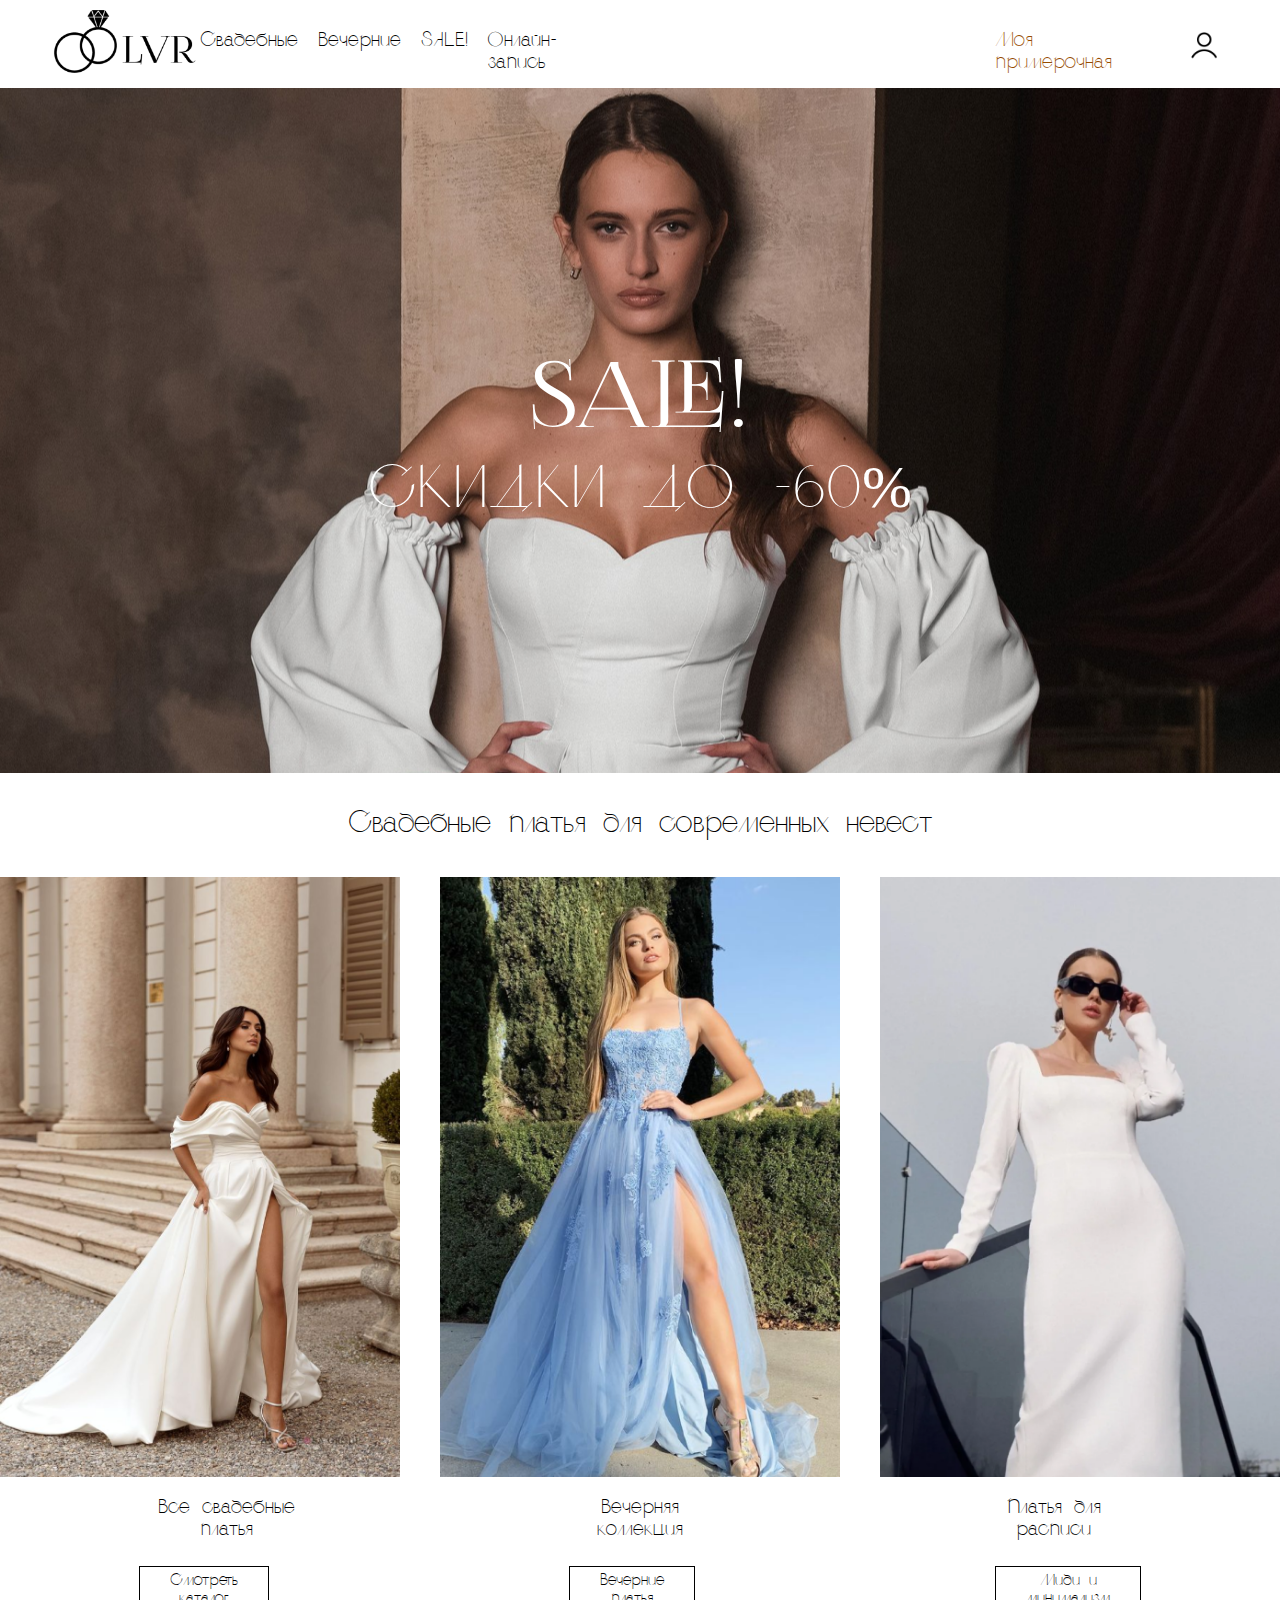
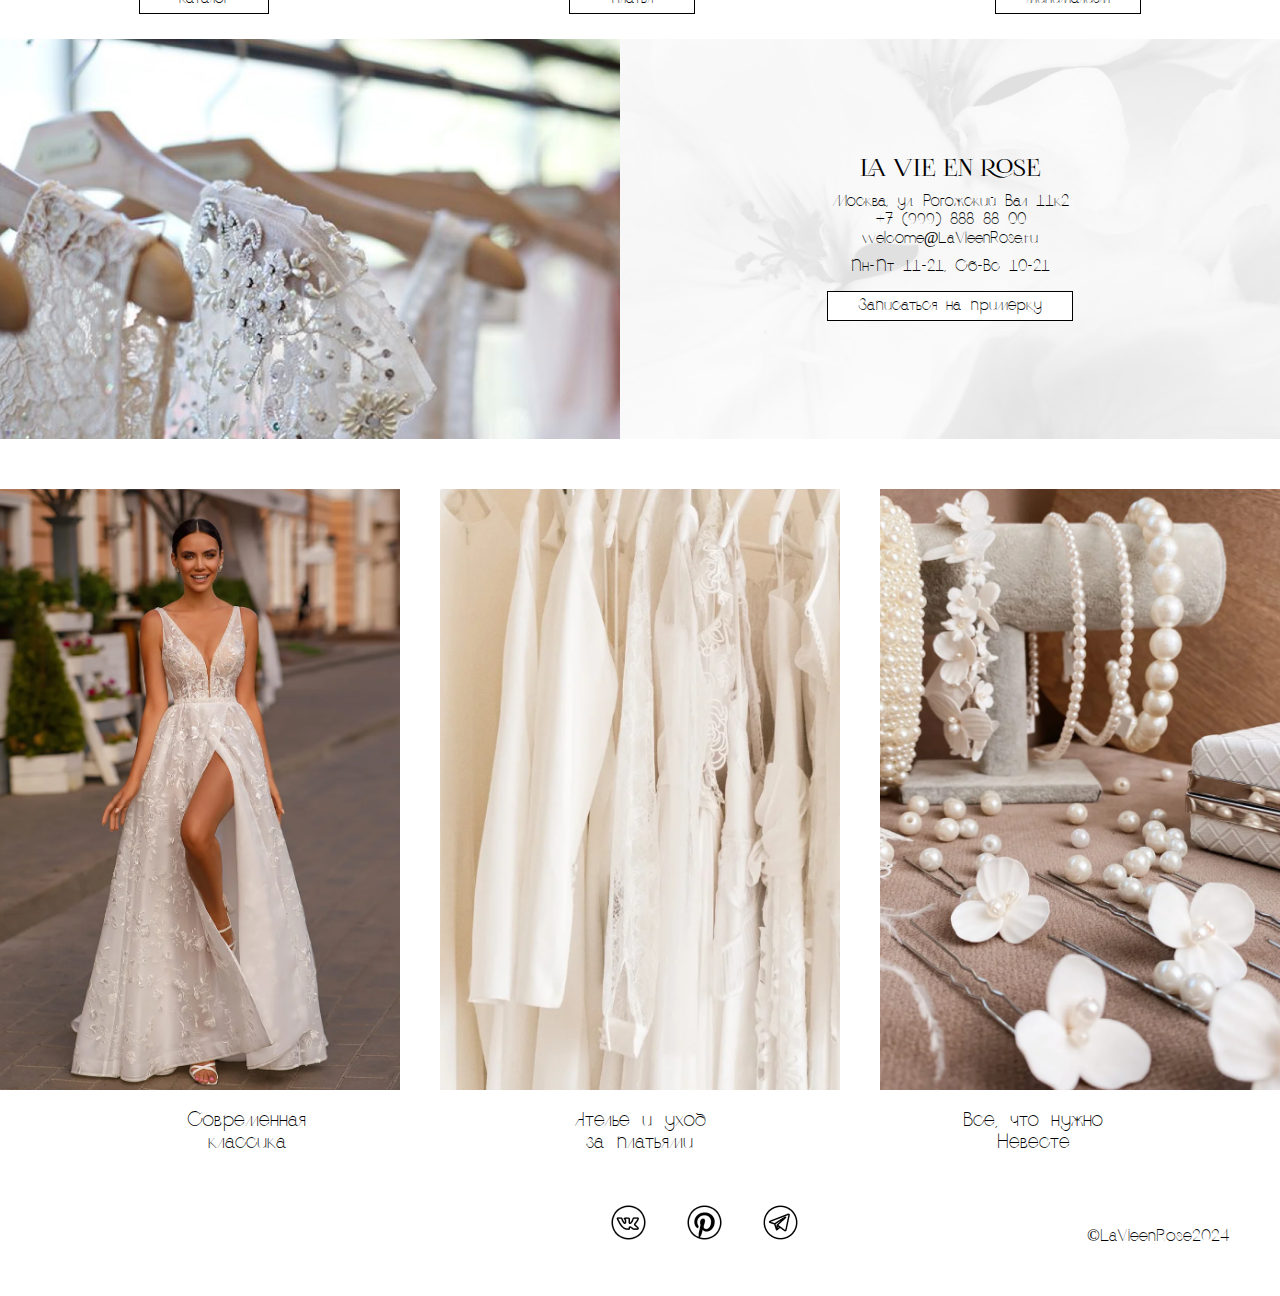
<file: index.html>
<!DOCTYPE html>
<html lang="en">
<head>
    <meta charset="UTF-8">
    <meta name="viewport" content="width=device-width, initial-scale=1.0">
    <title>LaVienRose</title>
    <link rel="stylesheet" href="index.css">
</head>
<body>
    <div class="header">
        <div class="header_logo">
          <img class="header_logo_img" src="img/Логотип.png" alt="Логотип"> 
        </div>
        <div class="header_nav" id="headerNav">
          <a href="svadebniy.html" class="header_nav_a">Свадебные</a>
          <a href="vecherni.html" class="header_nav_a">Вечерние</a>
          <a href="sale.html" class="header_nav_a">SALE!</a>
          <a href="only.html" class="header_nav_a">Онлайн-запись</a>
        </div>
        <div class="header_account">
          <a href="korzina.html" class="header_account_a">Моя примерочная</a>
          <a href="account.html" class="header_icon"></a>
        </div>
        <div class="header_hamburger-menu" onclick="toggleMenu()">
          <span></span>
          <span></span>
          <span></span>
        </div>      
      </div>

      <div class="background">
        <div class="background_titles">
          <div class="background_titles_title">SALE!</div>
          <div class="background_titles_subtitle">СКИДКИ ДО -60%</div>
        </div>
      </div>

      <div class="image">
        <h2 class="image_h2"> Свадебные платья для современных невест</h2>
        <div class="image_cont">
          <img class="image_cont_img" src="img/платье1.png">
          <img class="image_cont_img" src="img/платье2.png">
          <img class="image_cont_img" src="img/платье3.png">
        </div>
        <div class="image_cont">
          <div class="image_cont_text">Все свадебные платья</div>
          <div class="image_cont_text">Вечерняя коллекция</div>
          <div class="image_cont_text">Платья для расписи</div>
        </div>
        <div class="image_cont">
          <a href="svadebniy.html" class="image_cont_button">Смотреть каталог</a>
          <a href="vecherni.html" class="image_cont_button">Вечерние платья</a>
          <a href="zags.html" class="image_cont_button">Миди и минимализм</a>
        </div>
      </div>
      
      <div class="contact">
        <div class="contact_side_l"></div>
        <div class="contact_side">
          <div class="contact_title">LA VIE EN ROSE</div>
          <div class="contact_text">Москва, ул. Рогожский Вал 11к2
            +7 (999) 888 88 00
            welcome@LaVieenRose.ru
            ​</div>
          <div class="contact_text">Пн-Пт 11-21, Сб-Вс 10-21</div>
          <a href="only.html" class="contact_button2">Записаться на примерку</a>
        </div>
      </div>

      <div class="picture">
        <div class="picture_info">
          <img class="picture_info_img" src="img/платье5.png">
          <img class="picture_info_img" src="img/платье6.png">
          <img class="picture_info_img" src="img/платье7.png">
        </div>
        <div class="picture_info">
          <div class="picture_info_text">Современная классика</div>
          <div class="picture_info_text">Ателье и уход за платьями</div>
          <div class="picture_info_text">Все, что нужно Невесте</div>
        </div>

        <footer class="footer">
          <div class="footer_socials">
              <a href="https://vk.com/club226328332" class="footer_socials_link"><img src="img/вк.png"/></a>
              <a href="" class="footer_socials_link"><img src="img/пинтерест.png"/></a>
              <a href="" class="footer_socials_link"><img src="img/телеграмм.png"/></a>
          </div>
          <p class="footer_copyright">©LaVieenRose2024</p>
        </footer>

        <script src="svadebniy.js"></script>
</body>
</html>
</file>
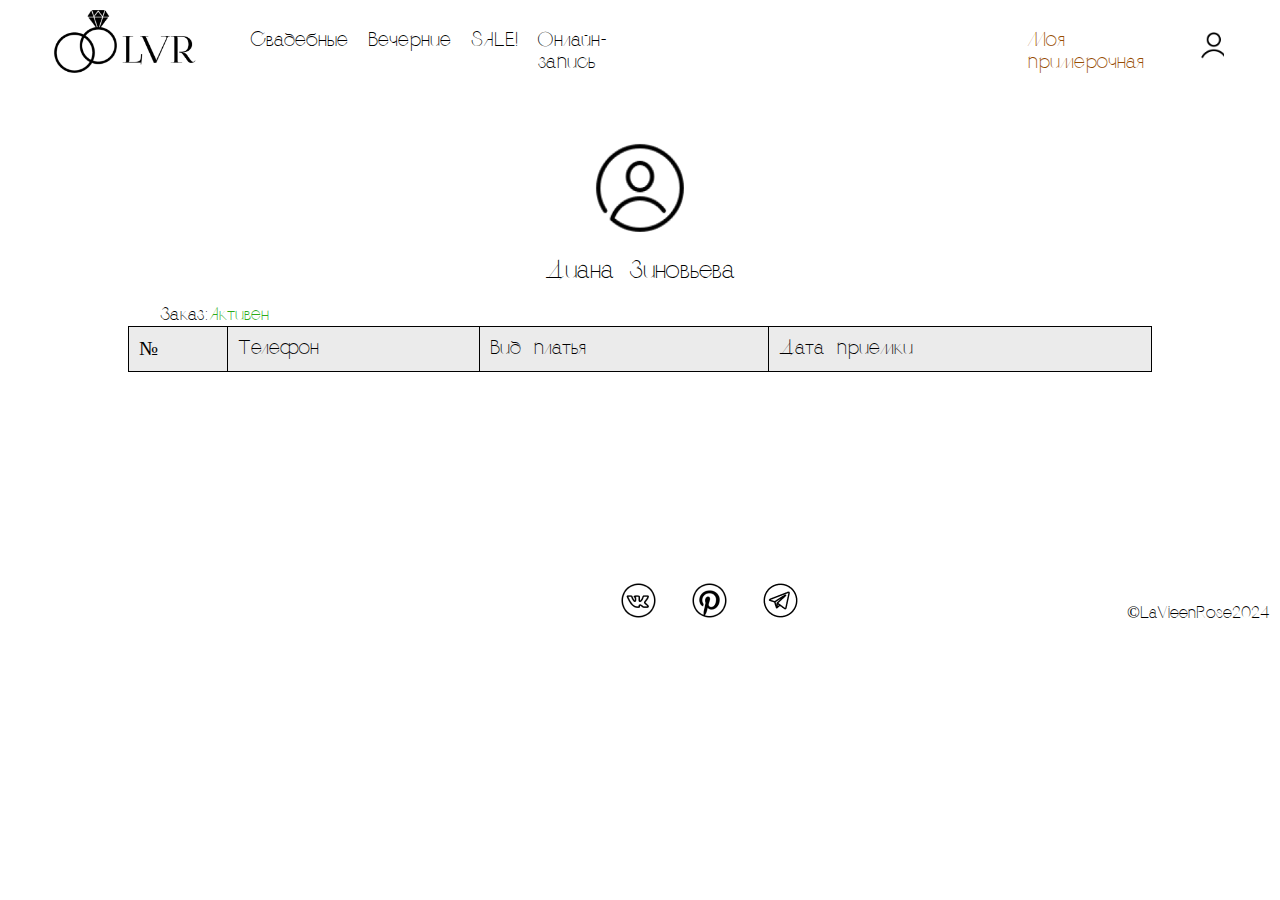
<file: account.html>
<!DOCTYPE html>
<html lang="en">
<head>
    <meta charset="UTF-8">
    <meta name="viewport" content="width=device-width, initial-scale=1.0">
    <title>LaVienRose</title>
    <link rel="stylesheet" href="account.css">
</head>
<body>
    <div class="header">
        <div class="header_logo">
            <a class="header_logo" href="index.html"><img class="header_logo_img" src="img/Логотип.png"> 
        </div>
        <div class="header_nav"id="headerNav">
          <a href="svadebniy.html" class="header_nav_a">Свадебные</a>
          <a href="vecherni.html" class="header_nav_a">Вечерние</a>
          <a href="sale.html" class="header_nav_a">SALE!</a>
          <a href="only.html" class="header_nav_a">Онлайн-запись</a>
        </div>
        <div class="header_account">
          <a href="korzina.html" class="header_account_a">Моя примерочная</a>
          <a href="account.html" class="header_icon"></a>
        </div>  
        <div class="header_hamburger-menu" onclick="toggleMenu()">
          <span></span>
          <span></span>
          <span></span>
        </div>        
      </div>
    <div class="user-icon-container">
    <div class="user-icon">
        <img src="img/иконка.png"/>
    </div>
    <div class="username">Диана Зиновьева</div>
    </div>

      <div class="order-status">
        Заказ:<span class="active-status">Активен</span>
      </div>

      <table class="order-table">
        <tr>
          <th>№</th>
          <th>Телефон</th>
          <th>Вид платья</th>
          <th>Дата приемки</th>
        </tr>
      </table>

      <footer class="footer">
        <div class="footer_socials">
            <a href="" class="footer_socials_link"><img src="img/вк.png"/></a>
            <a href="" class="footer_socials_link"><img src="img/пинтерест.png"/></a>
            <a href="" class="footer_socials_link"><img src="img/телеграмм.png"/></a>
        </div>
        <p class="footer_copyright">©LaVieenRose2024</p>
    </footer>
    <script src="account.js"></script>
  </body>
  </html>
</file>
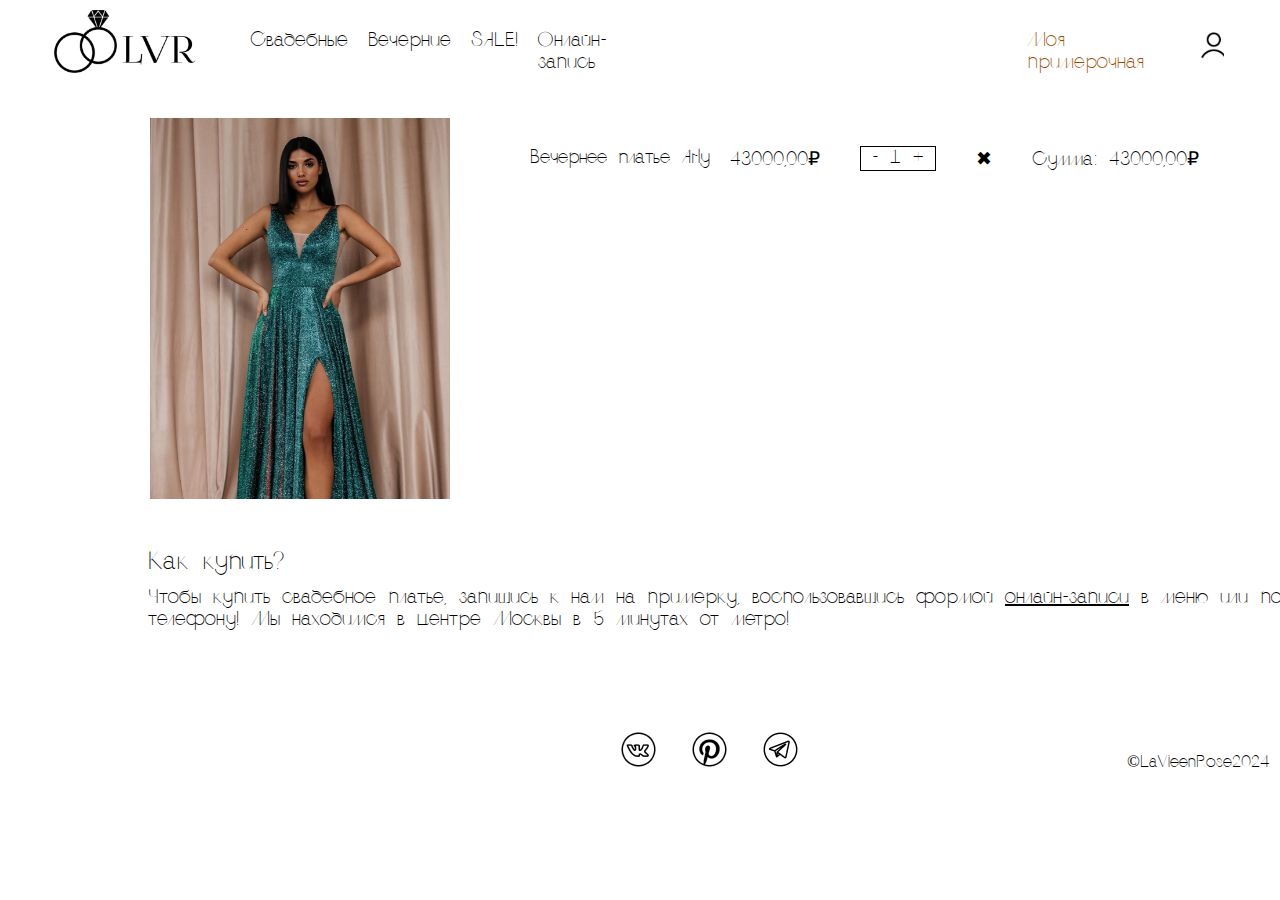
<file: korzina.html>
<!DOCTYPE html>
<html lang="en">
<head>
    <meta charset="UTF-8">
    <meta name="viewport" content="width=device-width, initial-scale=1.0">
    <title>LaVienRose</title>
    <link rel="stylesheet" href="korzina.css">
</head>
<body>
    <div class="header">
        <div class="header_logo">
            <a class="header_logo" href="index.html"><img class="header_logo_img" src="img/Логотип.png"> 
        </div>
        <div class="header_nav" id="headerNav">
          <a href="svadebniy.html" class="header_nav_a">Свадебные</a>
          <a href="vecherni.html" class="header_nav_a">Вечерние</a>
          <a href="sale.html" class="header_nav_a">SALE!</a>
          <a href="only.html" class="header_nav_a">Онлайн-запись</a>
        </div>
        <div class="header_account">
          <a href="korzina.html" class="header_account_a">Моя примерочная</a>
          <a href="account.html" class="header_icon"></a>
        </div>  
        <div class="header_hamburger-menu" onclick="toggleMenu()">
          <span></span>
          <span></span>
          <span></span>
        </div>         
      </div>

      <div class="container">
        <img class="container_image" src="img/корзина.png" >
        <div class="details">
          <div class="details_name">Вечернее платье Arly</div>
          <div class="details_price">43000,00₽</div>
          <div class="quantity-controls">
            <button onclick="changeQuantity(this, -1)">-</button>
            <span class="quantity">1</span>
            <button onclick="changeQuantity(this, 1)">+</button>
          </div>
          <div class="remove-item" onclick="removeItem(this)">✖</div>
          <div class="sum">Сумма: <span class="total-price">43000,00</span>₽</div>
        </div>
      </div>

      <div class="cart">
        <h2 class="cart_summary-title">Как купить? </h2>
        <p class="cart_summary-text">Чтобы купить свадебное платье, запишись к нам на примерку, воспользовавшись формой <a class= "cart_summary-text2" href="only.html">онлайн-записи</a> в меню или по телефону! Мы находимся в центре Москвы в 5 минутах от метро!</p>
      </div>

      <div id="cart">
        
    </div>

            <footer class="footer">
        <div class="footer_socials">
            <a href="" class="footer_socials_link"><img src="img/вк.png"/></a>
            <a href="" class="footer_socials_link"><img src="img/пинтерест.png"/></a>
            <a href="" class="footer_socials_link"><img src="img/телеграмм.png"/></a>
        </div>
        <p class="footer_copyright">©LaVieenRose2024</p>
    </footer>
      
      <script src="korzina.js"></script>
</body>
</html>
</file>
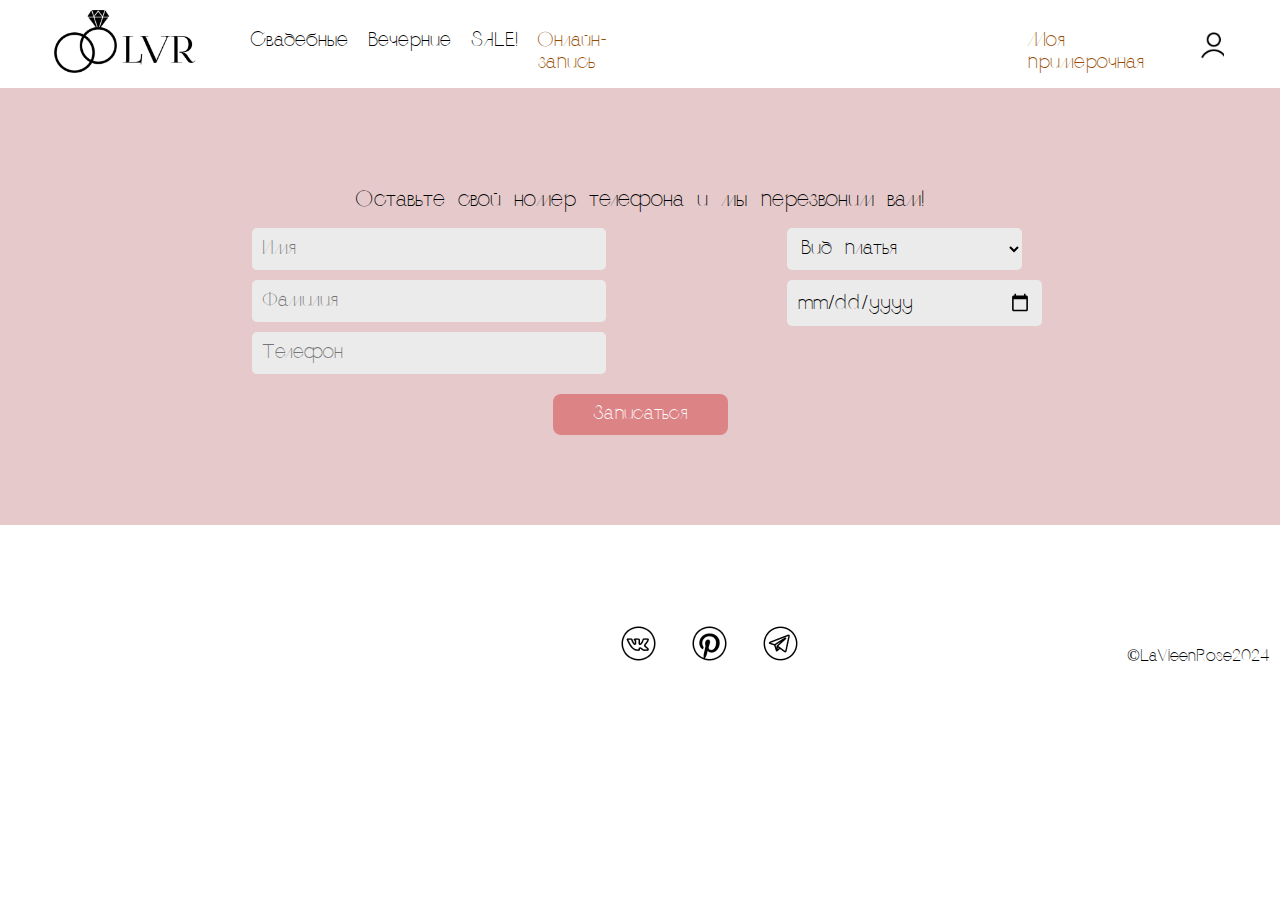
<file: only.html>
<!DOCTYPE html>
<html lang="en">
<head>
    <meta charset="UTF-8">
    <meta name="viewport" content="width=device-width, initial-scale=1.0">
    <title>LaVienRose</title>
    <link rel="stylesheet" href="only.css">
</head>
<body>
    <div class="header">
        <div class="header_logo">
            <a class="header_logo" href="index.html"><img class="header_logo_img" src="img/Логотип.png"> 
        </div>
        <div class="header_nav" id="headerNav">
          <a href="svadebniy.html" class="header_nav_a">Свадебные</a>
          <a href="vecherni.html" class="header_nav_a">Вечерние</a>
          <a href="sale.html" class="header_nav_a">SALE!</a>
          <a href="only.html" class="header_nav_a1">Онлайн-запись</a>
        </div>
        <div class="header_account">
          <a href="korzina.html" class="header_account_a">Моя примерочная</a>
          <a href="account.html" class="header_icon"></a>
        </div>
        <div class="header_hamburger-menu" onclick="toggleMenu()">
          <span></span>
          <span></span>
          <span></span>
        </div>          
      </div>

      <form method="post" action="only.php" accept-charset="UTF-8">
      <div class="pink">
        <p class="pink_text">Оставьте свой номер телефона и мы перезвоним вам!</p>
        <div class="pink_dropdowns">
          <div class="inputs">
            <input type="text" name="name" placeholder="Имя">
            <input type="text" name="surname" placeholder="Фамилия">
            <input type="text" name="phone" placeholder="Телефон">
          </div>
          <div class="dropdowns">
            <select name="dress_type">
              <option>Вид платья</option>
              <option>А-силуэт</option>
              <option>Прямое</option>
            </select>
            <input type="date" name="date">
          </div>
        </div>
        <button type="submit" class="pink_button">Записаться</button>
      </div>
    </form>

      <footer class="footer">
        <div class="footer_socials">
            <a href="" class="footer_socials_link"><img src="img/вк.png"/></a>
            <a href="" class="footer_socials_link"><img src="img/пинтерест.png"/></a>
            <a href="" class="footer_socials_link"><img src="img/телеграмм.png"/></a>
        </div>
        <p class="footer_copyright">©LaVieenRose2024</p>
    </footer>
    <script src="svadebniy.js"></script>
  </body>
  </html>
</file>
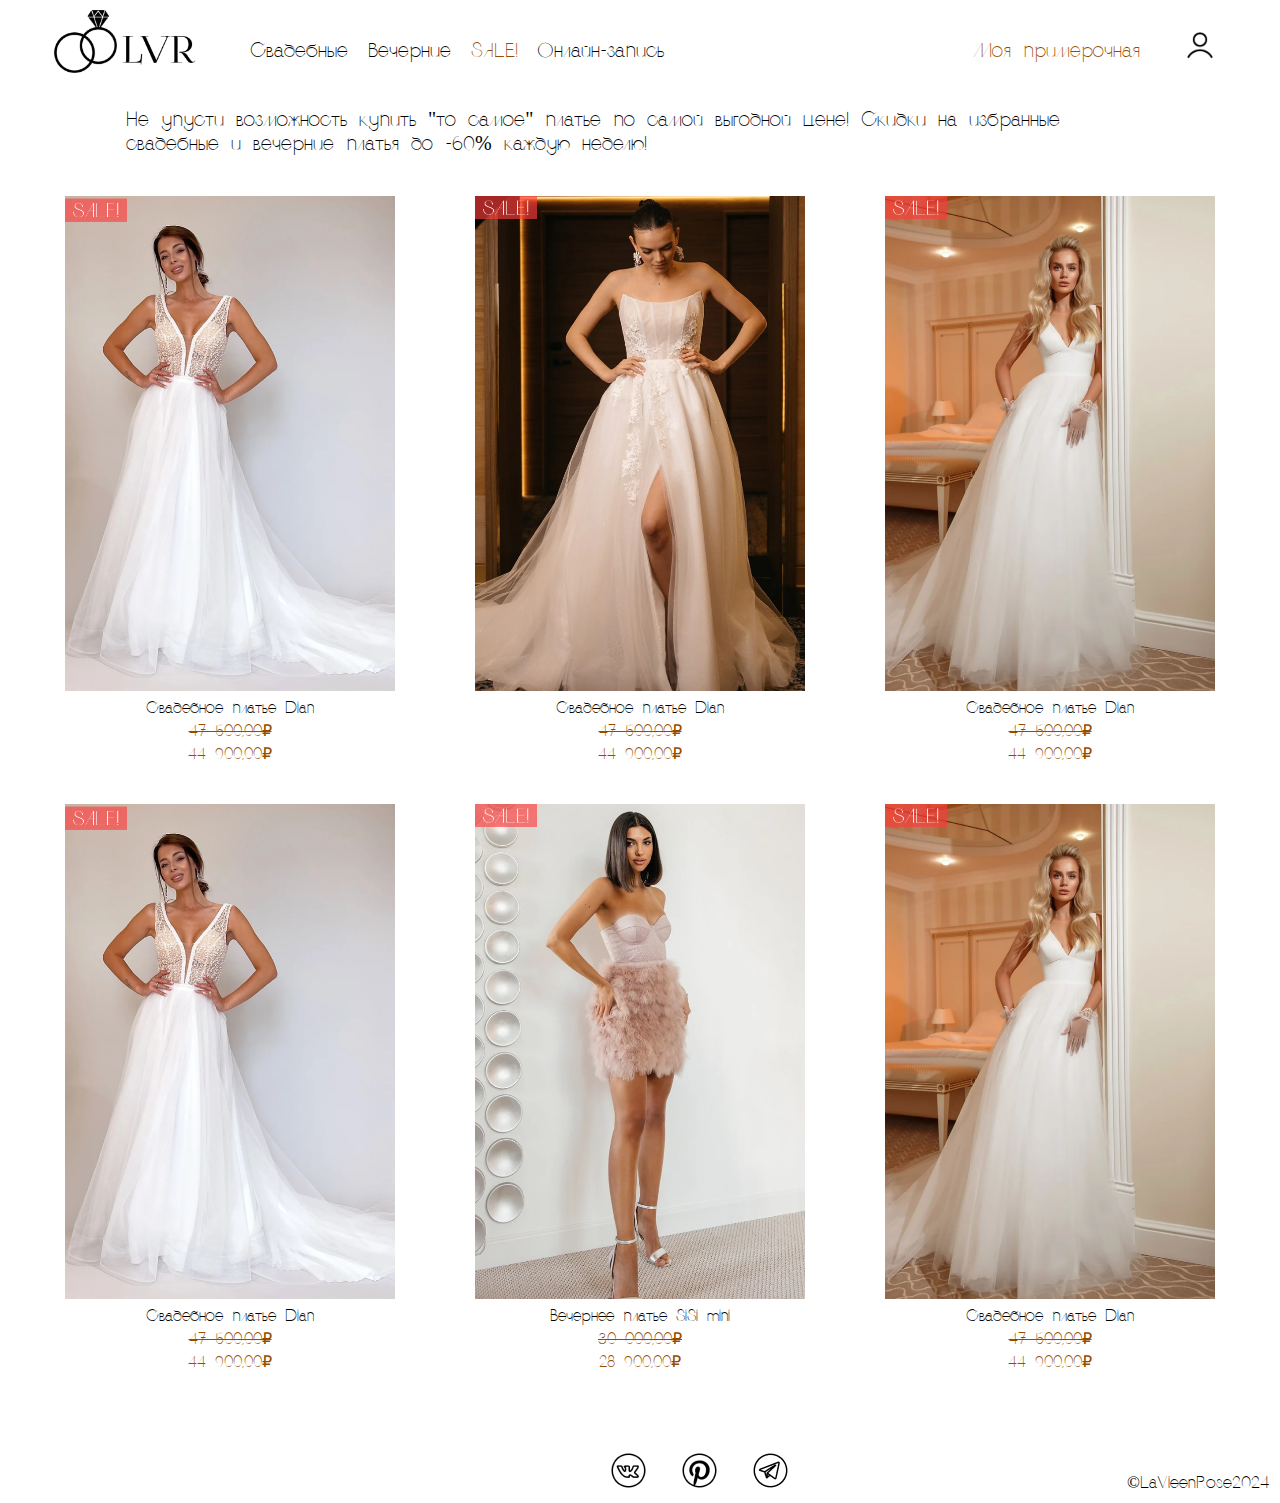
<file: sale.html>
<!DOCTYPE html>
<html lang="en">
<head>
    <meta charset="UTF-8">
    <meta name="viewport" content="width=device-width, initial-scale=1.0">
    <title>LaVienRose</title>
    <link rel="stylesheet" href="sale.css">
</head>
<body>
    <div class="header">
        <div class="header_logo">
            <a class="header_logo" href="index.html"><img class="header_logo_img" src="img/Логотип.png"> 
        </div>
        <div class="header_nav" id="headerNav">
          <a href="svadebniy.html" class="header_nav_a">Свадебные</a>
          <a href="vecherni.html" class="header_nav_a">Вечерние</a>
          <a href="sale.html" class="header_nav_a1">SALE!</a>
          <a href="only.html" class="header_nav_a">Онлайн-запись</a>
        </div>
        <div class="header_account">
          <a href="korzina.html" class="header_account_a">Моя примерочная</a>
          <a href="account.html" class="header_icon"></a>
        </div>
        <div class="header_hamburger-menu" onclick="toggleMenu()">
          <span></span>
          <span></span>
          <span></span>
        </div>
      </div>

      <div class="text">
         <p>Не упусти возможность купить "то самое" платье по самой выгодной цене! Скидки на избранные свадебные и вечерние платья до -60% каждую неделю!</p>
      </div>

  <div class="gallery">
        <div class="gallery_img">
         <img src="img/скидка1.png">
         <div class="gallery_text">Свадебное платье Dian</div>
         <div class="gallery_old-price">47 500,00₽</div>
         <div class="gallery_new-price">44 900,00₽</div>
    </div>
        <div class="gallery_img">
         <img src="img/скидка2.png">
         <div class="gallery_text">Свадебное платье Dian</div>
         <div class="gallery_old-price">47 500,00₽</div>
         <div class="gallery_new-price">44 900,00₽</div>
    </div>
        <div class="gallery_img">
         <img src="img/скидка4.png">
         <div class="gallery_text">Свадебное платье Dian</div>
         <div class="gallery_old-price">47 500,00₽</div>
         <div class="gallery_new-price">44 900,00₽</div>
    </div>
  </div>

  <div class="gallery">
    <div class="gallery_img">
     <img src="img/скидка1.png">
     <div class="gallery_text">Свадебное платье Dian</div>
     <div class="gallery_old-price">47 500,00₽</div>
     <div class="gallery_new-price">44 900,00₽</div>
  </div>
    <div class="gallery_img">
     <img src="img/скидка3.png">
     <div class="gallery_text">Вечернее платье SiSi mini</div>
     <div class="gallery_old-price">30 000,00₽</div>
     <div class="gallery_new-price">28 900,00₽</div>
</div>
    <div class="gallery_img">
     <img src="img/скидка4.png">
     <div class="gallery_text">Свадебное платье Dian</div>
     <div class="gallery_old-price">47 500,00₽</div>
     <div class="gallery_new-price">44 900,00₽</div>
</div>
  </div>

<footer class="footer">
  <div class="footer_socials">
      <a href="" class="footer_socials_link"><img src="img/вк.png"/></a>
      <a href="" class="footer_socials_link"><img src="img/пинтерест.png"/></a>
      <a href="" class="footer_socials_link"><img src="img/телеграмм.png"/></a>
  </div>
  <p class="footer_copyright">©LaVieenRose2024</p>
</footer>
<script src="svadebniy.js"></script>
  </body>
</html>
</file>
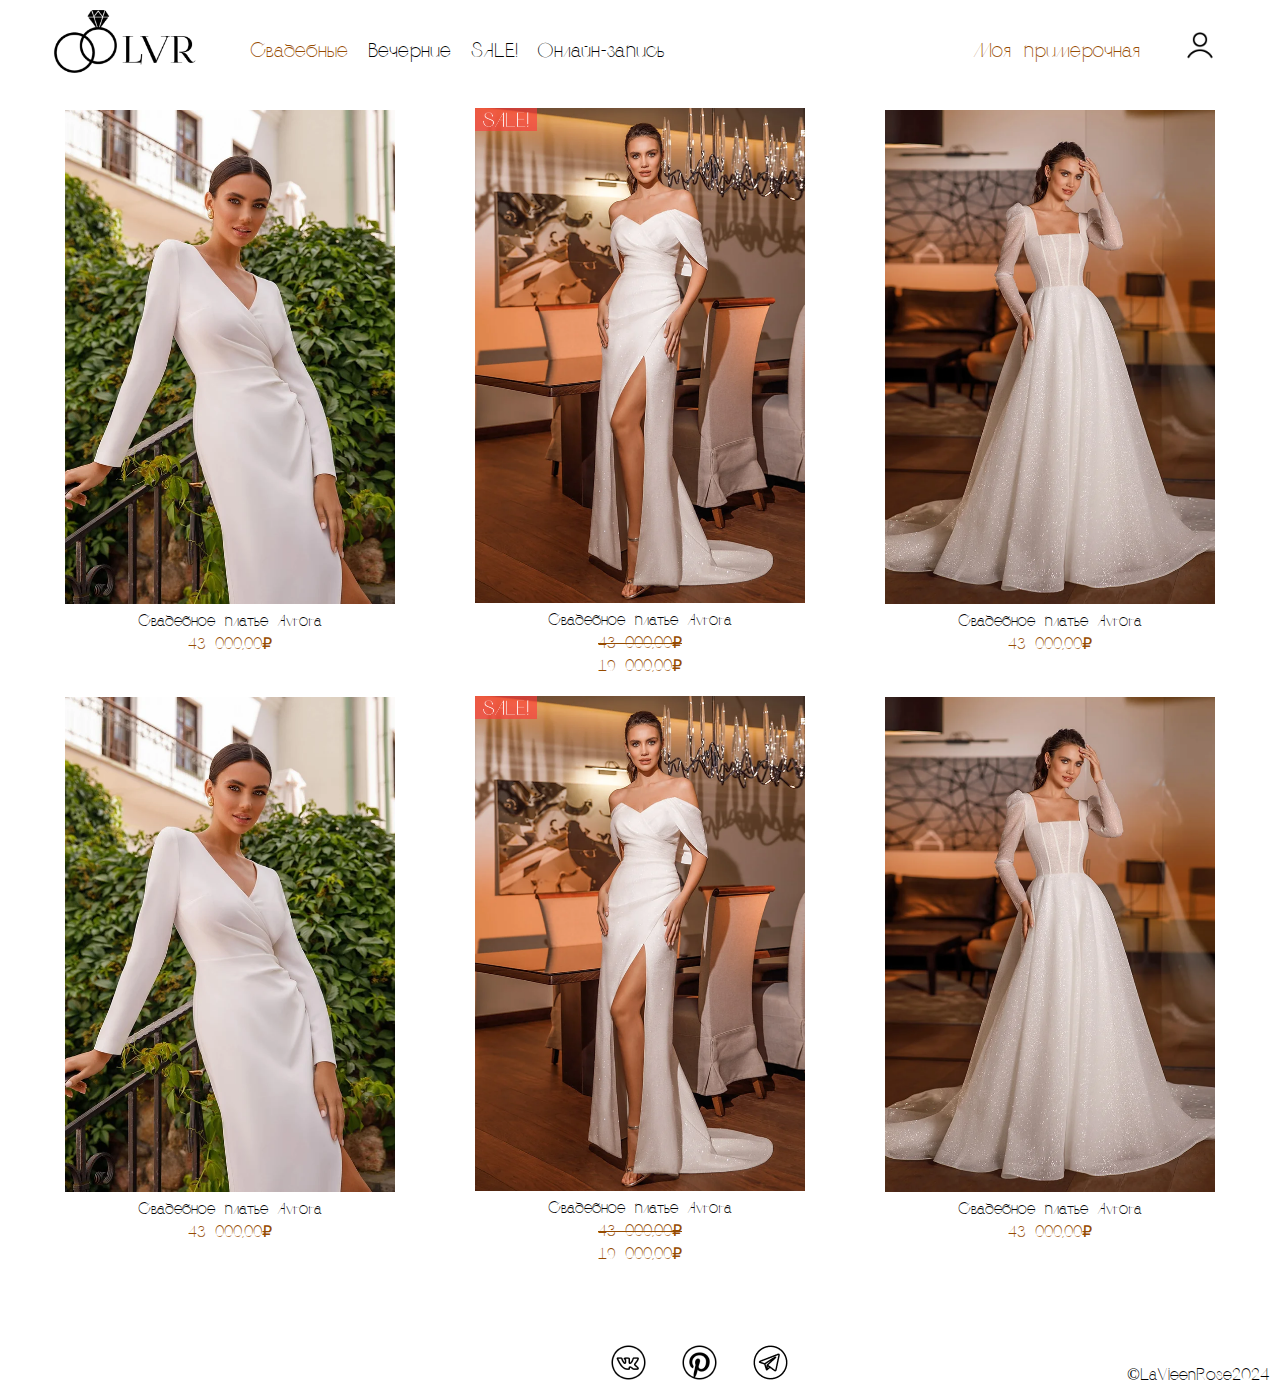
<file: svadebniy.html>
<!DOCTYPE html>
<html lang="en">
<head>
    <meta charset="UTF-8">
    <meta name="viewport" content="width=device-width, initial-scale=1.0">
    <title>LaVienRose</title>
    <link rel="stylesheet" href="svadebniy.css">
</head>
<body>

    <div class="header">
        <div class="header_logo">
            <a class="header_logo" href="index.html"><img class="header_logo_img" src="img/Логотип.png"> 
        </div>
        <div class="header_nav" id="headerNav">
          <a href="svadebniy.html" class="header_nav_a1">Свадебные</a>
          <a href="vecherni.html" class="header_nav_a">Вечерние</a>
          <a href="sale.html" class="header_nav_a">SALE!</a>
          <a href="only.html" class="header_nav_a">Онлайн-запись</a>
        </div>
        <div class="header_account">
          <a href="korzina.html" class="header_account_a">Моя примерочная</a>
          <a href="account.html" class="header_icon"></a>
        </div>
        <div class="header_hamburger-menu" onclick="toggleMenu()">
          <span></span>
          <span></span>
          <span></span>
        </div>
      </div>

      <div class="gallery">
        <div class="gallery_img">
          <img src="img/свадебные1.png">
          <div class="gallery_text">Свадебное платье Avrora</div>
          <div class="gallery_price">43 000,00₽</div>
        </div>
        <div class="gallery_img">
            <img class="gallery_img_3" src="img/свадебные2.png">
            <div class="gallery_text">Свадебное платье Avrora</div>
            <div class="gallery_old-price">43 000,00₽</div>
            <div class="gallery_new-price">19 000,00₽</div>
        </div>
        <div class="gallery_img">
          <img src="img/свадебные3.png">
          <div class="gallery_text">Свадебное платье Avrora</div>
          <div class="gallery_price">43 000,00₽</div>
        </div>
      </div>

      <div class="gallery">
        <div class="gallery_img">
          <img src="img/свадебные1.png">
          <div class="gallery_text">Свадебное платье Avrora</div>
          <div class="gallery_price">43 000,00₽</div>
        </div>
        <div class="gallery_img">
            <img class="gallery_img_3" src="img/свадебные2.png">
            <div class="gallery_text">Свадебное платье Avrora</div>
            <div class="gallery_old-price">43 000,00₽</div>
            <div class="gallery_new-price">19 000,00₽</div>
        </div>
        <div class="gallery_img">
          <img src="img/свадебные3.png">
          <div class="gallery_text">Свадебное платье Avrora</div>
          <div class="gallery_price">43 000,00₽</div>
        </div>
      </div>

      <footer class="footer">
        <div class="footer_socials">
            <a href="" class="footer_socials_link"><img src="img/вк.png"/></a>
            <a href="" class="footer_socials_link"><img src="img/пинтерест.png"/></a>
            <a href="" class="footer_socials_link"><img src="img/телеграмм.png"/></a>
        </div>
        <p class="footer_copyright">©LaVieenRose2024</p>
      </footer>

      <script src="svadebniy.js"></script>
      </body>
      </html>
</file>
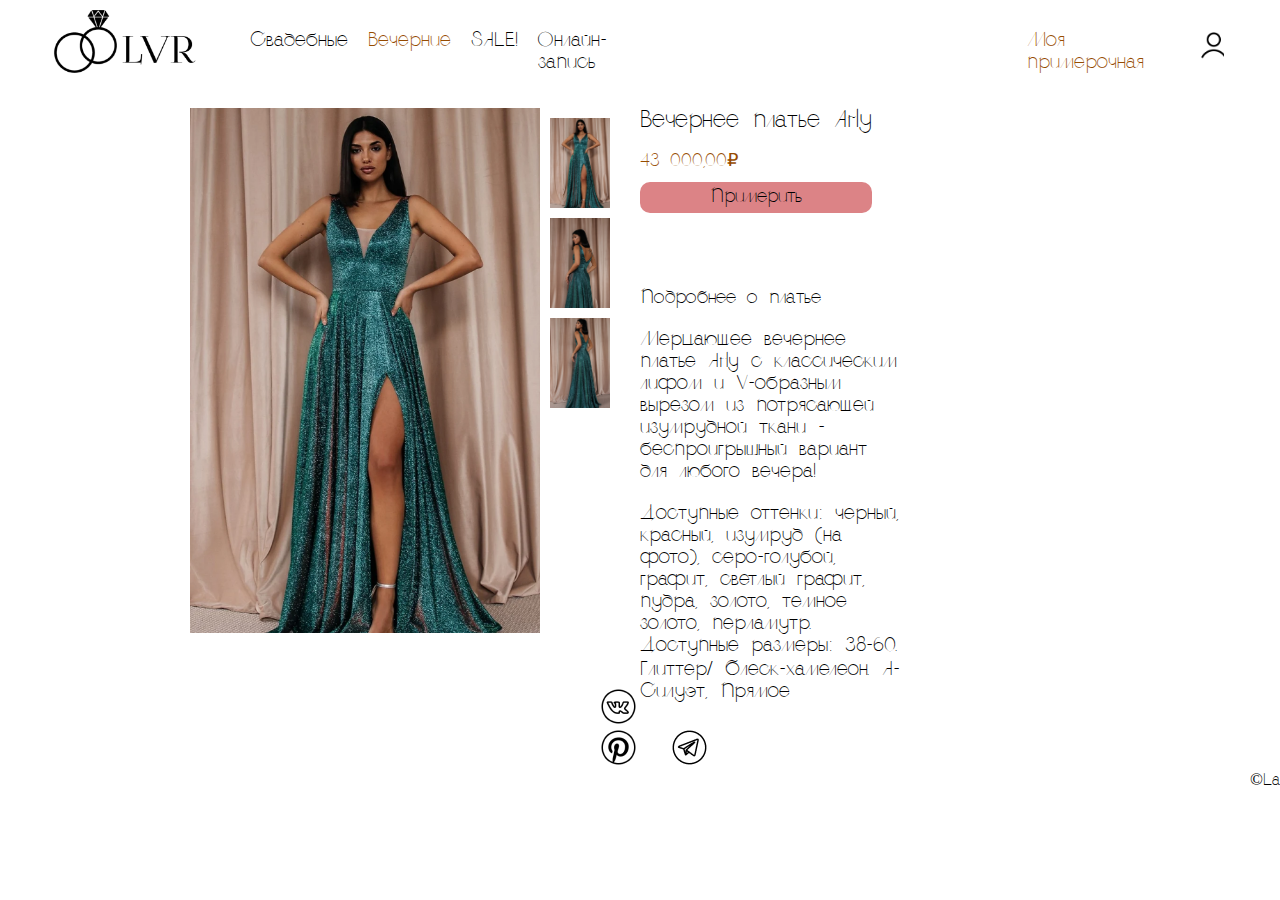
<file: tovar.html>
<!DOCTYPE html>
<html lang="en">
<head>
    <meta charset="UTF-8">
    <meta name="viewport" content="width=device-width, initial-scale=1.0">
    <script src="https://www.google.com/recaptcha/enterprise.js" async defer></script>
    <title>LaVienRose</title>
    <link rel="stylesheet" href="tovar.css">
</head>
<body>
    <div class="header">
        <div class="header_logo">
            <a class="header_logo" href="index.html"><img class="header_logo_img" src="img/Логотип.png"> 
        </div>
        <div class="header_nav"  id="headerNav">
          <a href="svadebniy.html" class="header_nav_a">Свадебные</a>
          <a href="vecherni.html" class="header_nav_a1">Вечерние</a>
          <a href="sale.html" class="header_nav_a">SALE!</a>
          <a href="only.html" class="header_nav_a">Онлайн-запись</a>
        </div>
        <div class="header_account">
          <a href="korzina.html" class="header_account_a">Моя примерочная</a>
          <a class="header_icon" id="openRegistrationPopup"></a>
        </div>
        <div class="header_hamburger-menu" onclick="toggleMenu()">
          <span></span>
          <span></span>
          <span></span>
        </div>
      </div>

      <div class="product">
        <div class="product_gallery">
          <div class="product_gallery_thumbnails">
            <img onclick="changeImage('img/товармини1.png')" src="img/товармини1.png">
            <img onclick="changeImage('img/товар2.png')" src="img/товар2.png">
            <img onclick="changeImage('img/товар3.png')" src="img/товар3.png">
          </div>
          <div class="product_image">
            <img id="large-image" src="img/товар1.png">
          </div>
        </div>
      </div>

      <div class="description">
        <h2 class="description_name">Вечернее платье Arly</h2>
        <p class="description_price">43 000,00₽</p>
        <button class="description_button" data-product-id="1">Примерить</button>
        <h3 class="description_title">Подробнее о платье</h3>
        <p class="description_text">Мерцающее вечернее платье Arly с классическим лифом и V-образным вырезом из потрясающей изумрудной ткани - беспроигрышный вариант для любого вечера!</p>
        <p class="description_text">Доступные оттенки: черный, красный, изумруд (на фото), серо-голубой, графит, светлый графит, пудра, золото, темное золото, перламутр.
          Доступные размеры: 38-60.
          Глиттер/ Блеск-хамелеон.
          А-Силуэт, Прямое</p>
      </div>

      <div class="popup" id="registrationPopup" style="display:none;"> 
        <span class="close" id="closePopup"></span>
        <h2>Регистрация</h2>
        <form action="register.php" method="post">
            <div class="form-group">
                <label for="login">Имя</label>
                <input type="text" id="login" name="login" required>
            </div>
            <div class="form-group">
                <label for="email">Почта</label>
                <input type="email" id="email" name="email" required>
            </div>
            <div class="form-group">
                <label for="password">Пароль</label>
                <input type="password" id="password" name="password" required>
                <i class="fas fa-eye show-password" id="showPassword"></i>
            </div>
            <div class="form-group">
                <label for="confirm-password">Подтверждение пароля</label>
                <input type="password" id="confirm-password" name="confirm-password" required>
                <i class="fas fa-eye show-password" id="showConfirmPassword"></i>
            </div>
            <button type="submit" class="button">Регистрация</button>
        </form>
        <a id="switchToLogin" class="down">Есть аккаунт</a>
      </div>
    </div>

    <div class="popup2" id="loginPopup" style="display:none;">
      <span class="close2" id="closePopup"></span>
      <h2>Войти</h2>
      <form action="login.php" method="post">
          <div class="form-group2">
              <label for="email">Email</label>
              <input type="email" id="email" name="email" required>
          </div>
          <div class="form-group2">
              <label for="password">Пароль</label>
              <input type="password" id="password" name="password" required>
              <i class="fas fa-eye show-password" id="showPassword"></i>
          </div>
          <div class="form-group2">
              <label for="confirm-password">Подтверждение пароля</label>
              <input type="password" id="confirm-password" name="confirm-password" required>
              <i class="fas fa-eye show-password" id="showConfirmPassword"></i>
          </div>
          <div class="g-recaptcha" data-sitekey="6LfYe_8pAAAAAJ10QBoczyzGIXqlfjLlE-DZvcpo"></div>
          <button type="submit" class="button2">Войти</button>
      </form>
      <a id="switchToRegistration" class="down2">У меня нет аккаунта</a>
    </div>
    <script>
      function onClick(e) {
       e.preventDefault();
       grecaptcha.enterprise.ready(async () => {
        const token = await grecaptcha.enterprise.execute(
         '6LfYe_8pAAAAAJ10QBoczyzGIXqlfjLlE-DZvcpo',
         { action: 'REGISTER' }
        );
        if (token) {
         // если капча пройдена, то можно перейти на страницу регистрации
         document.querySelector('#register-btn').disabled = false;
        } else {
         // если капча не пройдена, то кнопка регистрации недоступна
         document.querySelector('#register-btn').disabled = true;
        }
       });
      }
     </script>
  </div>

      <footer class="footer">
        <div class="footer_socials">
            <a href="" class="footer_socials_link"><img src="img/вк.png"/></a>
            <a href="" class="footer_socials_link"><img src="img/пинтерест.png"/></a>
            <a href="" class="footer_socials_link"><img src="img/телеграмм.png"/></a>
        </div>
        <p class="footer_copyright">©LaVieenRose2024</p>
    </footer>
      
      <script src="tovar.js"></script>
</body>
</html>
</file>
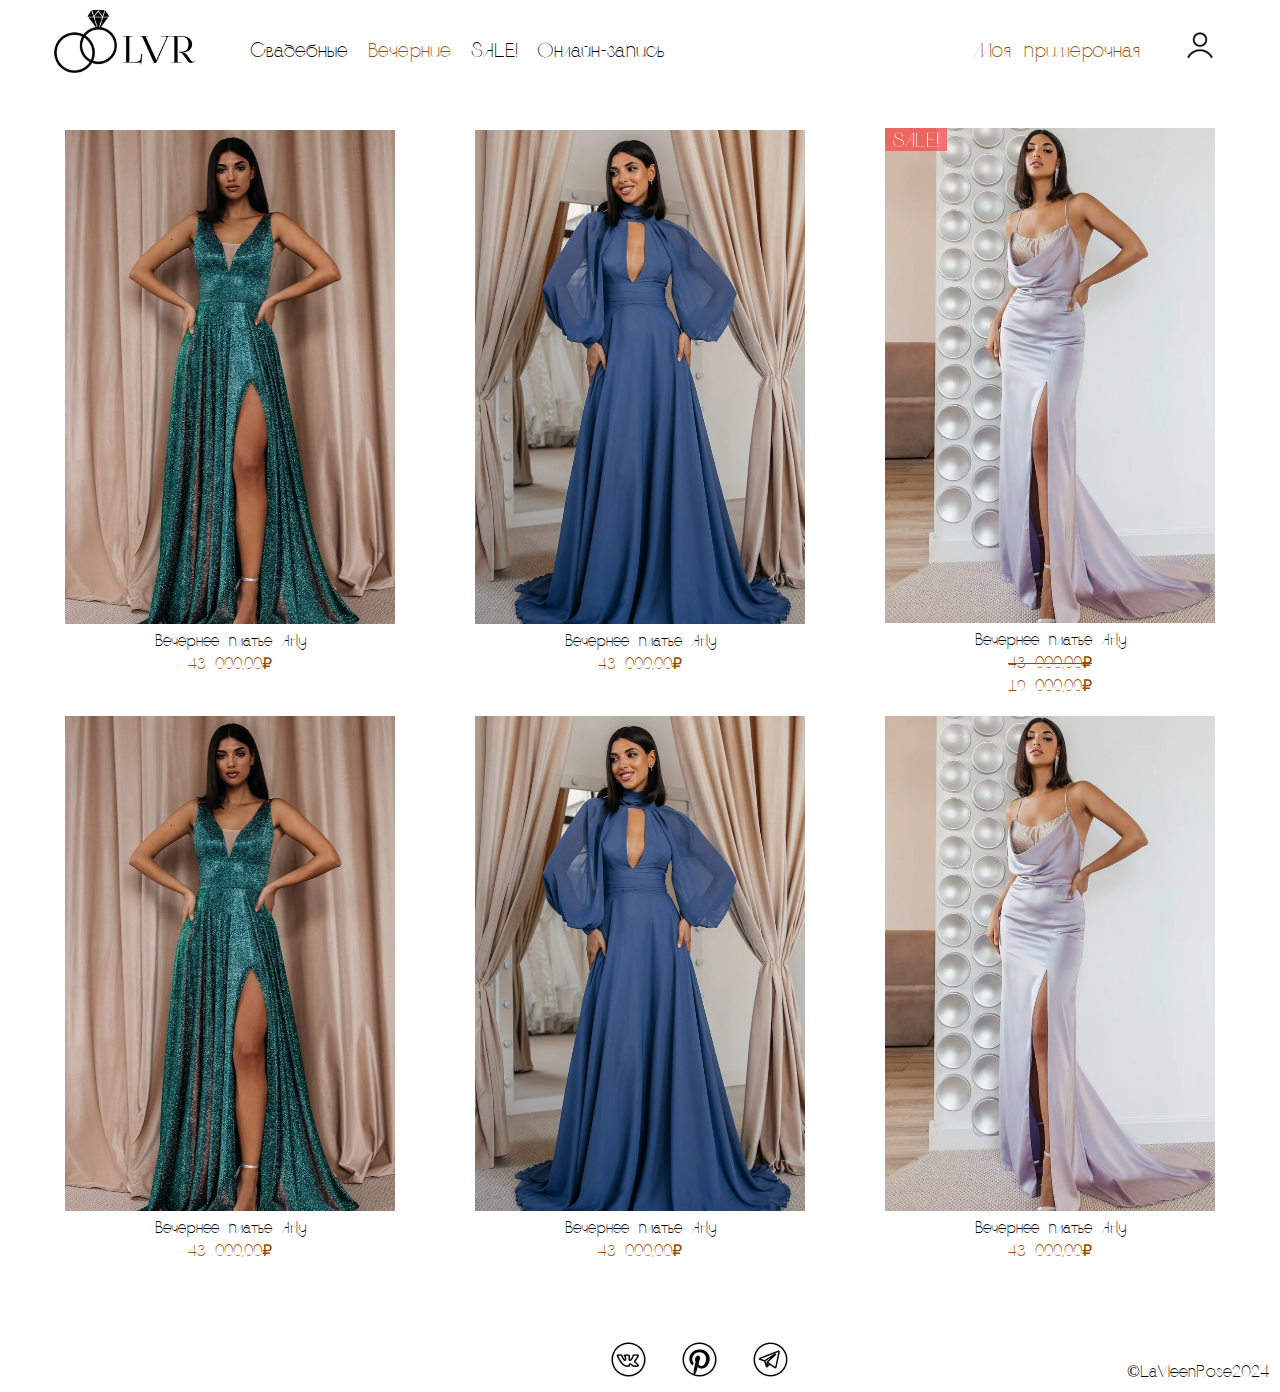
<file: vecherni.html>
<!DOCTYPE html>
<html lang="en">
<head>
    <meta charset="UTF-8">
    <meta name="viewport" content="width=device-width, initial-scale=1.0">
    <title>LaVienRose</title>
    <link rel="stylesheet" href="vecherni.css">
</head>
<body>
    <div class="header">
        <div class="header_logo">
            <a class="header_logo" href="index.html"><img class="header_logo_img" src="img/Логотип.png"> 
        </div>
        <div class="header_nav" id="headerNav">
          <a href="svadebniy.html" class="header_nav_a">Свадебные</a>
          <a href="vecherni.html" class="header_nav_a1">Вечерние</a>
          <a href="sale.html" class="header_nav_a">SALE!</a>
          <a href="only.html" class="header_nav_a">Онлайн-запись</a>
        </div>
        <div class="header_account">
          <a href="korzina.html" class="header_account_a">Моя примерочная</a>
          <a href="account.html" class="header_icon"></a>
        </div>
        <div class="header_hamburger-menu" onclick="toggleMenu()">
          <span></span>
          <span></span>
          <span></span>
        </div>
      </div>

    <div class="gallery">
        <div class="gallery_img">
         <a href="tovar.html"><img src="img/вечерние1.png"></a>
         <div class="gallery_text">Вечернее платье Arly</div>
         <div class="gallery_price">43 000,00₽</div>
    </div>
        <div class="gallery_img">
         <img src="img/вечерние2.png">
         <div class="gallery_text">Вечернее платье Arly</div>
         <div class="gallery_price">43 000,00₽</div>
    </div>
        <div class="gallery_img">
         <img class="gallery_img_3" src="img/вечерние3.png">
         <div class="gallery_text">Вечернее платье Arly</div>
         <div class="gallery_old-price">43 000,00₽</div>
         <div class="gallery_new-price">19 000,00₽</div>
    </div>
  </div>

  <div class="gallery">
        <div class="gallery_img">
          <a href="tovar.html"><img src="img/вечерние1.png"></a>
         <div class="gallery_text">Вечернее платье Arly</div>
         <div class="gallery_price">43 000,00₽</div>
    </div>
        <div class="gallery_img">
         <img src="img/вечерние2.png">
         <div class="gallery_text">Вечернее платье Arly</div>
         <div class="gallery_price">43 000,00₽</div>
    </div>
        <div class="gallery_img">
         <img src="img/image 37.png">
         <div class="gallery_text">Вечернее платье Arly</div>
         <div class="gallery_price">43 000,00₽</div>
    </div>
  </div>

  <footer class="footer">
    <div class="footer_socials">
        <a href="" class="footer_socials_link"><img src="img/вк.png"/></a>
        <a href="" class="footer_socials_link"><img src="img/пинтерест.png"/></a>
        <a href="" class="footer_socials_link"><img src="img/телеграмм.png"/></a>
    </div>
    <p class="footer_copyright">©LaVieenRose2024</p>
  </footer>

  <script src="svadebniy.js"></script>
      </body>
      </html>
</file>
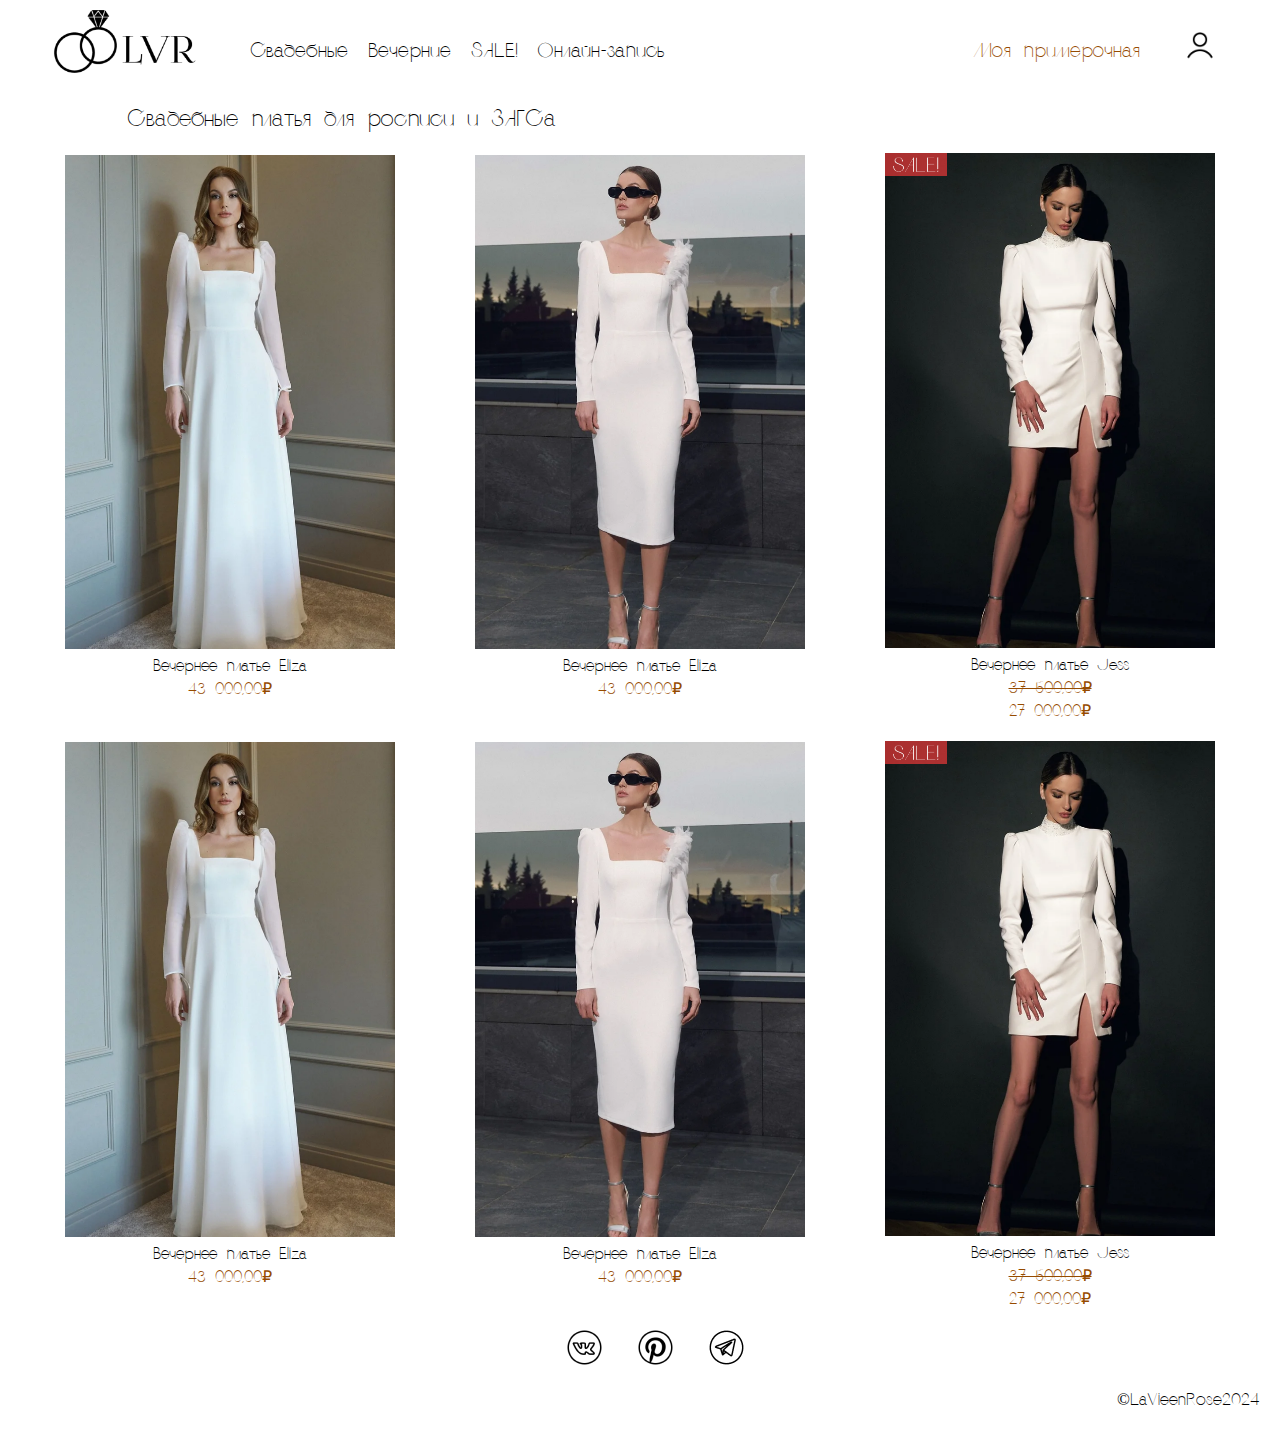
<file: zags.html>
<!DOCTYPE html>
<html lang="en">
<head>
    <meta charset="UTF-8">
    <meta name="viewport" content="width=device-width, initial-scale=1.0">
    <title>LaVienRose</title>
    <link rel="stylesheet" href="zags.css">
</head>
<body>
    <div class="header">
        <div class="header_logo">
            <a class="header_logo" href="index.html"><img class="header_logo_img" src="img/Логотип.png"> 
        </div>
        <div class="header_nav" id="headerNav">
          <a href="svadebniy.html" class="header_nav_a">Свадебные</a>
          <a href="vecherni.html" class="header_nav_a">Вечерние</a>
          <a href="sale.html" class="header_nav_a">SALE!</a>
          <a href="only.html" class="header_nav_a">Онлайн-запись</a>
        </div>
        <div class="header_account">
          <a href="korzina.html" class="header_account_a">Моя примерочная</a>
          <a href="account.html" class="header_icon"></a>
        </div> 
        <div class="header_hamburger-menu" onclick="toggleMenu()">
          <span></span>
          <span></span>
          <span></span>
        </div>         
      </div>

      <div class="text">
         <p>Свадебные платья для росписи и ЗАГСа</p>
      </div>

      <div class="gallery">
        <div class="gallery_img">
         <img src="img/загс1.png">
         <div class="gallery_text">Вечернее платье Eliza</div>
         <div class="gallery_price">43 000,00₽</div>
    </div>
        <div class="gallery_img">
         <img src="img/зашс2.png">
         <div class="gallery_text">Вечернее платье Eliza</div>
         <div class="gallery_price">43 000,00₽</div>
    </div>
        <div class="gallery_img">
         <img class="gallery_img_3" src="img/загс3.png">
         <div class="gallery_text">Вечернее платье Jess</div>
         <div class="gallery_old-price">37 500,00₽</div>
         <div class="gallery_new-price">27 000,00₽</div>
    </div>
  </div>

  <div class="gallery">
    <div class="gallery_img">
     <img src="img/загс1.png">
     <div class="gallery_text">Вечернее платье Eliza</div>
     <div class="gallery_price">43 000,00₽</div>
</div>
    <div class="gallery_img">
     <img src="img/зашс2.png">
     <div class="gallery_text">Вечернее платье Eliza</div>
     <div class="gallery_price">43 000,00₽</div>
</div>
    <div class="gallery_img">
     <img class="gallery_img_3" src="img/загс3.png">
     <div class="gallery_text">Вечернее платье Jess</div>
     <div class="gallery_old-price">37 500,00₽</div>
     <div class="gallery_new-price">27 000,00₽</div>
</div>
</div>

<footer class="footer">
  <div class="footer_socials">
      <a href="" class="footer_socials_link"><img src="img/вк.png"/></a>
      <a href="" class="footer_socials_link"><img src="img/пинтерест.png"/></a>
      <a href="" class="footer_socials_link"><img src="img/телеграмм.png"/></a>
  </div>
  <p class="footer_copyright">©LaVieenRose2024</p>
</footer>
<script src="svadebniy.js"></script>
</body>
</html>
</file>
<file: index.css>
@charset "UTF-8";
@font-face {
  font-family: "dance_partner_0";
  src: url(dance_partner_0.ttf);
}
@font-face {
  font-family: "Lighthaus";
  src: url(Lighthaus.otf);
}
* {
  text-decoration: none;
  margin: 0px;
}

.header {
  display: flex;
  justify-content: space-between;
  align-items: center;
  background-color: #ffffff;
  padding: 10px 0px;
  font-family: "dance_partner_0";
}
.header_logo {
  margin-left: 50px;
}
.header_logo_img {
  width: 150px;
}
.header_nav {
  display: flex;
  justify-content: flex-start;
  margin-right: 400px;
}
.header_nav_a {
  margin-right: 20px;
  font-size: 20px;
  color: #000000;
  margin-top: 15px;
}
.header_hamburger-menu {
  display: none;
  flex-direction: column;
  justify-content: space-around;
  height: 25px;
  width: 35px;
  cursor: pointer;
  margin-right: 25px;
  margin-top: 10px;
}
.header_account {
  display: flex;
  align-items: center;
  margin-right: 60px;
}
.header_account_a {
  color: #964B00;
  margin-right: 20px;
  font-size: 20px;
  margin-top: 15px;
}
.header_icon {
  width: 40px;
  height: 40px;
  background-image: url("img/Кабинет.png");
  background-size: cover;
  margin-left: 20px;
}

.header_hamburger-menu span {
  display: block;
  height: 3px;
  background: #000;
}

.background {
  position: relative;
  width: 100%;
  height: 685px;
  background-image: url("img/Главная.png");
  background-position: center;
  display: flex;
  justify-content: center;
  align-items: center;
  text-align: center;
  color: white;
}
.background_titles {
  position: absolute;
}
.background_titles_title {
  font-size: 90px;
  font-family: "Lighthaus";
}
.background_titles_subtitle {
  font-size: 60px;
  font-family: "dance_partner_0";
}

.image {
  text-align: center;
  margin: 20px;
  font-family: "dance_partner_0";
}
.image_h2 {
  margin-bottom: 35px;
  font-weight: normal;
  margin-top: 35px;
  font-size: 30px;
}
.image_cont {
  display: flex;
  justify-content: center;
  margin-bottom: 10px;
  text-align: center;
}
.image_cont_img {
  margin: 0 20px;
  width: 400px;
  height: auto;
}
.image_cont_text {
  text-align: center;
  margin: 10px 120px;
  width: 300px;
  font-size: 20px;
}
.image_cont_button {
  font-family: "dance_partner_0";
  margin: 5px 150px;
  padding: 5px 30px;
  background-color: #ffffff;
  color: rgb(0, 0, 0);
  border: 1px solid black;
  border-radius: 0px;
  cursor: pointer;
  transition: background-color 0.3s;
}
.image_cont_button:hover {
  background-color: #dedede;
}

.contact {
  display: flex;
  width: 100%;
  height: 400px;
}
.contact_side_l {
  width: 50%;
  background-image: url("img/платье4.png");
  background-size: cover;
}
.contact_side {
  width: 50%;
  background-image: url("img/image 23.png");
  background-size: cover;
  display: flex;
  flex-direction: column;
  justify-content: center;
  align-items: center;
  text-align: center;
  padding: 20px;
}
.contact_title {
  font-size: 24px;
  margin-bottom: 10px;
  font-family: "Lighthaus";
}
.contact_text {
  margin-bottom: 10px;
  max-width: 240px;
  font-family: "dance_partner_0";
}
.contact_button2 {
  font-family: "dance_partner_0";
  margin: 5px 140px;
  padding: 5px 30px;
  background-color: #ffffff;
  color: rgb(0, 0, 0);
  border: 1px solid black;
  border-radius: 0px;
  cursor: pointer;
  transition: background-color 0.3s;
}
.contact_button2:hover {
  background-color: #dedede;
}

.picture {
  text-align: center;
  margin: 50px;
  font-family: "dance_partner_0";
}
.picture_info {
  display: flex;
  justify-content: center;
  margin-bottom: 10px;
  text-align: center;
}
.picture_info_img {
  margin: 0 20px;
  width: 400px;
  height: auto;
}
.picture_info_text {
  text-align: center;
  margin: 10px 120px;
  width: 300px;
  font-size: 20px;
}

.footer {
  display: flex;
  justify-content: space-between;
  align-items: flex-end;
  padding: 30px 0px 0px 530px;
}
.footer_socials_link {
  padding-left: 30px;
}
.footer_copyright {
  font-family: "dance_partner_0";
  font-size: 17px;
}

@media (max-width: 768px) {
  .header {
    justify-content: flex-start;
  }
  .header_logo {
    flex: 1;
  }
  .header_nav {
    position: absolute;
    display: none;
    flex-direction: column;
    background-color: #ffffff;
    padding: 20px;
    top: 75px;
    left: 567px;
  }
  .header_nav_a,
  .header_nav_a1 {
    margin-top: 10px;
    margin-right: 0;
    font-size: 18px;
    padding: 10px 20px;
    border-bottom: 1px solid #ccc;
  }
  .header_hamburger-menu {
    display: flex;
  }
}
@media (max-width: 768px) {
  .footer {
    padding: 0 240px;
    text-align: center;
  }
  .footer_socials {
    display: flex;
    justify-content: center;
    padding-bottom: 20px;
  }
  .footer_socials_link {
    padding: 0 10px;
    margin-top: 20px;
  }
  .footer_copyright {
    font-size: 17px;
    text-align: right;
    margin: 0;
    position: absolute;
    right: 10px;
  }
}
@media (max-width: 768px) {
  .image_cont {
    justify-content: space-around;
  }
  .image_h2 {
    font-size: 25px;
  }
  .image_cont_img {
    width: 30%;
    height: auto;
  }
  .image_cont_text {
    width: 30%;
    margin: 5px;
    padding: 5px;
    font-size: 18px;
  }
  .image_cont_button {
    width: 30%;
    margin: 8px;
    padding: 5px;
    font-size: 15px;
  }
  .contact_button2 {
    width: 60%;
  }
}
@media (max-width: 768px) {
  .picture_info {
    flex-wrap: nowrap;
    display: flex;
    align-items: flex-end;
  }
  .picture_info_img {
    width: 33%;
    margin: 0 20px;
  }
  .picture_info_text {
    margin: 0 40px;
    font-size: 18px;
  }
}/*# sourceMappingURL=index.css.map */
</file>
<file: account.css>
@charset "UTF-8";
@font-face {
  font-family: "dance_partner_0";
  src: url(dance_partner_0.ttf);
}
@font-face {
  font-family: "Lighthaus";
  src: url(Lighthaus.otf);
}
* {
  text-decoration: none;
  margin: 0px;
}

.header {
  display: flex;
  justify-content: space-between;
  align-items: center;
  background-color: #ffffff;
  padding: 10px 0px;
  font-family: "dance_partner_0";
}
.header_logo {
  margin-left: 25px;
}
.header_logo_img {
  width: 150px;
}
.header_nav {
  display: flex;
  justify-content: flex-start;
  margin-right: 400px;
}
.header_nav_a {
  margin-right: 20px;
  font-size: 20px;
  color: #000000;
  margin-top: 15px;
}
.header_hamburger-menu {
  display: none;
  flex-direction: column;
  justify-content: space-around;
  height: 25px;
  width: 35px;
  cursor: pointer;
  margin-right: 25px;
  margin-top: 10px;
}
.header_account {
  display: flex;
  align-items: center;
  margin-right: 60px;
}
.header_account_a {
  color: #964B00;
  margin-right: 20px;
  font-size: 20px;
  margin-top: 15px;
}
.header_icon {
  width: 40px;
  height: 40px;
  background-image: url("img/Кабинет.png");
  background-size: cover;
  margin-left: 20px;
}

.header_hamburger-menu span {
  display: block;
  height: 3px;
  background: #000;
}

.user-icon-container {
  text-align: center;
  margin-top: 50px;
}

.user-icon {
  display: inline-block;
  width: 100px;
  height: 100px;
  margin-bottom: 20px;
}

.user-icon img {
  width: 100%;
  height: auto;
}

.username {
  font-size: 25px;
  font-family: "dance_partner_0";
}

.order-status {
  font-size: 20px;
  font-family: "dance_partner_0";
  margin-left: 160px;
  margin-top: 20px;
  left: 50px;
  font-size: 18px;
}

.active-status {
  color: #2CAB18;
}

.order-table {
  width: 80%;
  margin: 0 auto;
  border-collapse: collapse;
  background-color: #EBEBEB;
  font-size: 20px;
  font-family: "dance_partner_0";
}

.order-table th, .order-table td {
  border: 1px solid black;
  padding: 10px;
  text-align: left;
  font-weight: normal;
}

.footer {
  display: flex;
  justify-content: space-between;
  align-items: flex-end;
  padding: 210px 10px 0px 590px;
}
.footer_socials_link {
  padding-left: 30px;
}
.footer_copyright {
  font-family: "dance_partner_0";
  font-size: 17px;
}

@media (max-width: 768px) {
  .footer {
    flex-direction: column;
    align-items: center;
    padding: 50px;
  }
  .footer__socials {
    display: flex;
    justify-content: center;
    width: 100%;
    padding-bottom: 20px;
  }
  .footer__socials__link {
    padding: 0 10px;
    padding-top: 20px;
  }
  .footer_copyright {
    align-self: flex-end;
    padding-top: 20px;
    width: 100%;
    text-align: right;
  }
}
@media (max-width: 768px) {
  .header {
    justify-content: flex-start;
  }
  .header_logo {
    flex: 1;
  }
  .header_nav {
    position: absolute;
    display: none;
    flex-direction: column;
    background-color: #ffffff;
    padding: 20px;
    position: absolute;
    top: 75px;
    left: 567px;
  }
  .header_nav_a,
  .header_nav_a1 {
    margin-top: 10px;
    margin-right: 0;
    font-size: 18px;
    padding: 10px 20px;
    border-bottom: 1px solid #ccc;
  }
  .header_hamburger-menu {
    display: flex;
  }
}/*# sourceMappingURL=account.css.map */
</file>
<file: korzina.css>
@charset "UTF-8";
@font-face {
  font-family: "dance_partner_0";
  src: url(dance_partner_0.ttf);
}
@font-face {
  font-family: "Lighthaus";
  src: url(Lighthaus.otf);
}
* {
  text-decoration: none;
  margin: 0px;
}

.header {
  display: flex;
  justify-content: space-between;
  align-items: center;
  background-color: #ffffff;
  padding: 10px 0px;
  font-family: "dance_partner_0";
}
.header_logo {
  margin-left: 25px;
}
.header_logo_img {
  width: 150px;
}
.header_nav {
  display: flex;
  justify-content: flex-start;
  margin-right: 400px;
}
.header_nav_a {
  margin-right: 20px;
  font-size: 20px;
  color: #000000;
  margin-top: 15px;
}
.header_hamburger-menu {
  display: none;
  flex-direction: column;
  justify-content: space-around;
  height: 25px;
  width: 35px;
  cursor: pointer;
  margin-right: 25px;
  margin-top: 10px;
}
.header_account {
  display: flex;
  align-items: center;
  margin-right: 60px;
}
.header_account_a {
  color: #964B00;
  margin-right: 20px;
  font-size: 20px;
  margin-top: 15px;
}
.header_icon {
  width: 40px;
  height: 40px;
  background-image: url("img/Кабинет.png");
  background-size: cover;
  margin-left: 20px;
}

.header_hamburger-menu span {
  display: block;
  height: 3px;
  background: #000;
}

.container {
  display: flex;
  align-items: center;
  justify-content: start;
  margin-bottom: 10px;
}
.container_image {
  margin-right: 20px;
  width: 300px;
  margin-left: 150px;
  margin-top: 30px;
}

.details {
  display: flex;
  align-items: center;
}
.details_name {
  font-family: "dance_partner_0";
  font-size: 19px;
  margin-bottom: 270px;
  margin-left: 60px;
}
.details_price {
  margin-right: 20px;
  margin-left: 20px;
  font-family: "dance_partner_0";
  font-size: 19px;
  margin-bottom: 270px;
}

.quantity-controls {
  border: 1px solid black;
  display: flex;
  align-items: center;
  margin-right: 20px;
  margin-left: 20px;
  margin-bottom: 270px;
  font-family: "dance_partner_0";
  font-size: 19px;
}

.quantity-controls button {
  margin: 0 5px;
  background-color: transparent;
  cursor: pointer;
  border: none;
  font-family: "dance_partner_0";
  font-size: 19px;
}

.remove-item {
  margin-right: 20px;
  margin-left: 20px;
  margin-bottom: 270px;
  cursor: pointer;
  font-family: "dance_partner_0";
  font-size: 19px;
}

.sum {
  margin-right: 20px;
  margin-left: 20px;
  margin-bottom: 270px;
  font-family: "dance_partner_0";
  font-size: 19px;
}

.cart {
  margin-top: 50px;
  margin-left: 148px;
  width: 1200px;
}
.cart_summary-title {
  font-size: 25px;
  font-family: "dance_partner_0";
  font-weight: normal;
}
.cart_summary-text {
  margin-top: 10px;
  font-size: 20px;
  font-family: "dance_partner_0";
}
.cart_summary-text2 {
  margin-top: 10px;
  font-size: 20px;
  font-family: "dance_partner_0";
  text-decoration: underline;
  color: #000;
}

.footer {
  display: flex;
  justify-content: space-between;
  align-items: flex-end;
  padding: 100px 10px 0px 590px;
}
.footer_socials_link {
  padding-left: 30px;
}
.footer_copyright {
  font-family: "dance_partner_0";
  font-size: 17px;
}

@media (max-width: 768px) {
  .footer {
    flex-direction: column;
    align-items: center;
    padding: 40px;
  }
  .footer__socials {
    display: flex;
    justify-content: center;
    width: 100%;
    padding-bottom: 20px;
  }
  .footer__socials__link {
    padding: 0 10px;
    padding-top: 20px;
  }
  .footer_copyright {
    align-self: flex-end;
    padding-top: 20px;
    width: 100%;
    text-align: right;
  }
}
@media (max-width: 768px) {
  .header {
    justify-content: flex-start;
  }
  .header_logo {
    flex: 1;
  }
  .header_nav {
    position: absolute;
    display: none;
    flex-direction: column;
    background-color: #ffffff;
    padding: 20px;
    position: absolute;
    top: 75px;
    left: 567px;
  }
  .header_nav_a,
  .header_nav_a1 {
    margin-top: 10px;
    margin-right: 0;
    font-size: 18px;
    padding: 10px 20px;
    border-bottom: 1px solid #ccc;
  }
  .header_hamburger-menu {
    display: flex;
  }
}
@media (max-width: 768px) {
  .container {
    flex-direction: row;
    flex-wrap: wrap;
    justify-content: center;
    padding: 0 10px;
  }
  .container_image {
    width: 120px;
    margin: 30px 10px 0 10px;
  }
  .details {
    flex: 1;
    display: flex;
    flex-direction: row;
    align-items: center;
    justify-content: space-between;
    margin: 0 10px;
  }
  .details_name,
  .details_price,
  .quantity-controls,
  .remove-item,
  .sum {
    margin: 0 5px;
    white-space: nowrap;
    font-size: 18px;
  }
  .quantity-controls button {
    padding: 0 5px;
  }
  .remove-item {
    font-size: 18px;
  }
  .sum {
    font-size: 18px;
  }
  .cart {
    margin-top: 60px;
    margin-left: 0;
    width: auto;
    padding: 0 15px;
  }
  .cart_summary-title {
    font-size: 20px;
    margin-top: 15px;
  }
  .cart_summary-text,
  .cart_summary-text2 {
    font-size: 18px;
    margin-top: 10px;
  }
  .cart_summary-text2 {
    text-decoration: underline;
  }
}/*# sourceMappingURL=korzina.css.map */
</file>
<file: only.css>
@charset "UTF-8";
@font-face {
  font-family: "dance_partner_0";
  src: url(dance_partner_0.ttf);
}
@font-face {
  font-family: "Lighthaus";
  src: url(Lighthaus.otf);
}
* {
  text-decoration: none;
  margin: 0px;
}

.header {
  display: flex;
  justify-content: space-between;
  align-items: center;
  background-color: #ffffff;
  padding: 10px 0px;
  font-family: "dance_partner_0";
}
.header_logo {
  margin-left: 25px;
}
.header_logo_img {
  width: 150px;
}
.header_nav {
  display: flex;
  justify-content: flex-start;
  margin-right: 400px;
}
.header_nav_a {
  margin-right: 20px;
  font-size: 20px;
  color: #000000;
  margin-top: 15px;
}
.header_nav_a1 {
  margin-right: 20px;
  font-size: 20px;
  color: #964B00;
  margin-top: 15px;
}
.header_hamburger-menu {
  display: none;
  flex-direction: column;
  justify-content: space-around;
  height: 25px;
  width: 35px;
  cursor: pointer;
  margin-right: 25px;
  margin-top: 10px;
}
.header_account {
  display: flex;
  align-items: center;
  margin-right: 60px;
}
.header_account_a {
  color: #964B00;
  margin-right: 20px;
  font-size: 20px;
  margin-top: 15px;
}
.header_icon {
  width: 40px;
  height: 40px;
  background-image: url("img/Кабинет.png");
  background-size: cover;
  margin-left: 20px;
}

.header_hamburger-menu span {
  display: block;
  height: 3px;
  background: #000;
}

.pink {
  background-color: #E6CACB;
  padding: 90px;
  text-align: center;
}
.pink_text {
  margin-bottom: 5px;
  font-family: "dance_partner_0";
  font-size: 22px;
  padding: 10px;
}
.pink_dropdowns {
  display: flex;
  justify-content: space-around;
  align-items: flex-start;
  margin-right: 140px;
}
.pink_button {
  margin-top: 10px;
  padding: 10px 40px;
  background-color: #DC8386;
  border: none;
  border-radius: 8px;
  font-family: "dance_partner_0";
  font-size: 19px;
  color: white;
  cursor: pointer;
  transition: background-color 0.3s;
}
.pink_button:hover {
  background-color: #ae818f;
}

.inputs input,
.dropdowns select,
.dropdowns input[type=date] {
  display: block;
  margin-bottom: 10px;
  border-radius: 5px;
  border: none;
  margin-left: 80px;
  font-family: "dance_partner_0";
  font-size: 20px;
  background-color: #EBEBEB;
  width: 90%;
  max-width: 500px;
  padding: 10px;
}

.footer {
  display: flex;
  justify-content: space-between;
  align-items: flex-end;
  padding: 100px 10px 0px 590px;
}
.footer_socials_link {
  padding-left: 30px;
}
.footer_copyright {
  font-family: "dance_partner_0";
  font-size: 17px;
}

@media (max-width: 768px) {
  .footer {
    flex-direction: column;
    align-items: center;
    padding: 20px;
  }
  .footer__socials {
    display: flex;
    justify-content: center;
    width: 100%;
    padding-bottom: 20px;
  }
  .footer__socials__link {
    padding: 0 10px;
    padding-top: 20px;
  }
  .footer_copyright {
    align-self: flex-end;
    padding-top: 20px;
    width: 100%;
    text-align: right;
  }
}
@media (max-width: 768px) {
  .header {
    justify-content: flex-start;
  }
  .header_logo {
    flex: 1;
  }
  .header_nav {
    position: absolute;
    display: none;
    flex-direction: column;
    background-color: #ffffff;
    padding: 20px;
    position: absolute;
    top: 75px;
    left: 567px;
  }
  .header_nav_a,
  .header_nav_a1 {
    margin-top: 10px;
    margin-right: 0;
    font-size: 18px;
    padding: 10px 20px;
    border-bottom: 1px solid #ccc;
  }
  .header_hamburger-menu {
    display: flex;
  }
}
@media (max-width: 768px) {
  .pink_text {
    font-size: 20px;
  }
  .dropdowns {
    margin-left: 30px;
  }
}/*# sourceMappingURL=only.css.map */
</file>
<file: sale.css>
@charset "UTF-8";
@font-face {
  font-family: "dance_partner_0";
  src: url(dance_partner_0.ttf);
}
@font-face {
  font-family: "Lighthaus";
  src: url(Lighthaus.otf);
}
* {
  text-decoration: none;
  margin: 0px;
}

.header {
  display: flex;
  justify-content: space-between;
  align-items: center;
  background-color: #ffffff;
  padding: 10px 0px;
  font-family: "dance_partner_0";
}
.header_logo {
  margin-left: 25px;
}
.header_logo_img {
  width: 150px;
}
.header_nav {
  display: flex;
  justify-content: flex-start;
  margin-right: auto;
}
.header_nav_a {
  margin-right: 20px;
  font-size: 20px;
  color: #000000;
  margin-top: 15px;
}
.header_nav_a1 {
  margin-right: 20px;
  font-size: 20px;
  color: #964B00;
  margin-top: 15px;
}
.header_hamburger-menu {
  display: none;
  flex-direction: column;
  justify-content: space-around;
  height: 25px;
  width: 35px;
  cursor: pointer;
  margin-right: 25px;
  margin-top: 10px;
}
.header_account {
  display: flex;
  align-items: center;
  margin-right: 60px;
}
.header_account_a {
  color: #964B00;
  margin-right: 20px;
  font-size: 20px;
  margin-top: 15px;
}
.header_icon {
  width: 40px;
  height: 40px;
  background-image: url("img/Кабинет.png");
  background-size: cover;
  margin-left: 20px;
}

.header_hamburger-menu span {
  display: block;
  height: 3px;
  background: #000;
}

.text {
  margin-top: 20px;
  padding: 0 126px;
  text-align: left;
  font-family: "dance_partner_0";
  font-size: 20px;
}

.gallery {
  display: flex;
  justify-content: center;
  align-items: center;
  text-align: center;
  margin-top: 20px;
}
.gallery_img {
  margin: 0 40px;
  width: 100%;
  max-width: 330px;
  height: auto;
  padding-top: 20px;
}
.gallery_text {
  margin-top: 5px;
  font-family: "dance_partner_0";
}
.gallery_old-price {
  margin-top: 3px;
  font-family: "dance_partner_0";
  text-decoration: line-through;
  color: #964B00;
}
.gallery_new-price {
  margin-top: 3px;
  font-family: "dance_partner_0";
  color: #964B00;
}

.gallery_img img {
  width: 100%;
  max-width: 330px;
  height: auto;
}

.gallery {
  display: flex;
  justify-content: center;
  align-items: center;
  text-align: center;
  margin-top: 20px;
}
.gallery_img {
  margin: 0 40px;
  width: 100%;
  max-width: 330px;
  height: auto;
  padding-top: 20px;
}
.gallery_text {
  margin-top: 5px;
  font-family: "dance_partner_0";
}
.gallery_old-price {
  margin-top: 3px;
  font-family: "dance_partner_0";
  text-decoration: line-through;
  color: #964B00;
}
.gallery_new-price {
  margin-top: 3px;
  font-family: "dance_partner_0";
  color: #964B00;
}

.gallery_img img {
  width: 100%;
  max-width: 330px;
  height: auto;
}

.footer {
  display: flex;
  justify-content: space-between;
  align-items: flex-end;
  padding: 80px 10px 10px 580px;
}
.footer_socials_link {
  padding-left: 30px;
}
.footer_copyright {
  font-family: "dance_partner_0";
  font-size: 17px;
}

@media (max-width: 768px) {
  .footer {
    flex-direction: column;
    align-items: center;
    padding: 20px;
  }
  .footer__socials {
    display: flex;
    justify-content: center;
    width: 100%;
    padding-bottom: 20px;
  }
  .footer__socials__link {
    padding: 0 10px;
    padding-top: 20px;
  }
  .footer_copyright {
    align-self: flex-end;
    padding-top: 20px;
    width: 100%;
    text-align: right;
  }
}
@media (max-width: 768px) {
  .header {
    justify-content: flex-start;
  }
  .header_logo {
    flex: 1;
  }
  .header_nav {
    position: absolute;
    display: none;
    flex-direction: column;
    background-color: #ffffff;
    padding: 20px;
    position: absolute;
    top: 75px;
    right: 25px;
  }
  .header_nav_a,
  .header_nav_a1 {
    margin-top: 10px;
    margin-right: 0;
    font-size: 18px;
    padding: 10px 20px;
    border-bottom: 1px solid #ccc;
  }
  .header_hamburger-menu {
    display: flex;
  }
}/*# sourceMappingURL=sale.css.map */
</file>
<file: svadebniy.css>
@charset "UTF-8";
@font-face {
  font-family: "dance_partner_0";
  src: url(dance_partner_0.ttf);
}
@font-face {
  font-family: "Lighthaus";
  src: url(Lighthaus.otf);
}
* {
  text-decoration: none;
  margin: 0px;
}

.header {
  display: flex;
  justify-content: space-between;
  align-items: center;
  background-color: #ffffff;
  padding: 10px 0px;
  font-family: "dance_partner_0";
}
.header_logo {
  margin-left: 25px;
}
.header_logo_img {
  width: 150px;
}
.header_nav {
  display: flex;
  justify-content: flex-start;
  margin-right: auto;
}
.header_nav_a {
  margin-right: 20px;
  font-size: 20px;
  color: #000000;
  margin-top: 15px;
}
.header_nav_a1 {
  margin-right: 20px;
  font-size: 20px;
  color: #964B00;
  margin-top: 15px;
}
.header_hamburger-menu {
  display: none;
  flex-direction: column;
  justify-content: space-around;
  height: 25px;
  width: 35px;
  cursor: pointer;
  margin-right: 25px;
  margin-top: 10px;
}
.header_account {
  display: flex;
  align-items: center;
  margin-right: 60px;
}
.header_account_a {
  color: #964B00;
  margin-right: 20px;
  font-size: 20px;
  margin-top: 15px;
}
.header_icon {
  width: 40px;
  height: 40px;
  background-image: url("img/Кабинет.png");
  background-size: cover;
  margin-left: 20px;
}

.header_hamburger-menu span {
  display: block;
  height: 3px;
  background: #000;
}

.gallery {
  display: flex;
  justify-content: center;
  align-items: center;
  text-align: center;
}
.gallery_img {
  margin: 0 40px;
  width: 100%;
  max-width: 330px;
  height: auto;
}
.gallery_img_3 {
  padding-top: 20px;
}
.gallery_text {
  margin-top: 5px;
  font-family: "dance_partner_0";
}
.gallery_price {
  margin-top: 3px;
  font-family: "dance_partner_0";
  color: #964B00;
}
.gallery_old-price {
  margin-top: 3px;
  font-family: "dance_partner_0";
  text-decoration: line-through;
  color: #964B00;
}
.gallery_new-price {
  margin-top: 3px;
  font-family: "dance_partner_0";
  color: #964B00;
}

.gallery_img img {
  width: 100%;
  max-width: 330px;
  height: auto;
}

.gallery {
  display: flex;
  justify-content: center;
  align-items: center;
  text-align: center;
}
.gallery_img {
  margin: 0 40px;
  width: 100%;
  max-width: 330px;
  height: auto;
}
.gallery_img_3 {
  padding-top: 20px;
}
.gallery_text {
  margin-top: 5px;
  font-family: "dance_partner_0";
}
.gallery_price {
  margin-top: 3px;
  font-family: "dance_partner_0";
  color: #964B00;
}
.gallery_old-price {
  margin-top: 3px;
  font-family: "dance_partner_0";
  text-decoration: line-through;
  color: #964B00;
}
.gallery_new-price {
  margin-top: 3px;
  font-family: "dance_partner_0";
  color: #964B00;
}

.gallery_img img {
  width: 100%;
  max-width: 330px;
  height: auto;
}

.footer {
  display: flex;
  justify-content: space-between;
  align-items: flex-end;
  padding: 80px 10px 10px 580px;
}
.footer_socials_link {
  padding-left: 30px;
}
.footer_copyright {
  font-family: "dance_partner_0";
  font-size: 17px;
}

@media (max-width: 768px) {
  .footer {
    flex-direction: column;
    align-items: center;
    padding: 20px;
  }
  .footer__socials {
    display: flex;
    justify-content: center;
    width: 100%;
    padding-bottom: 20px;
  }
  .footer__socials__link {
    padding: 0 10px;
    padding-top: 20px;
  }
  .footer_copyright {
    align-self: flex-end;
    padding-top: 20px;
    width: 100%;
    text-align: right;
  }
}
@media (max-width: 768px) {
  .header {
    justify-content: flex-start;
  }
  .header_logo {
    flex: 1;
  }
  .header_nav {
    position: absolute;
    display: none;
    flex-direction: column;
    background-color: #ffffff;
    padding: 20px;
    position: absolute;
    top: 75px;
    right: 25px;
  }
  .header_nav_a,
  .header_nav_a1 {
    margin-top: 10px;
    margin-right: 0;
    font-size: 18px;
    padding: 10px 20px;
    border-bottom: 1px solid #ccc;
  }
  .header_hamburger-menu {
    display: flex;
  }
}/*# sourceMappingURL=svadebniy.css.map */
</file>
<file: tovar.css>
@charset "UTF-8";
@font-face {
  font-family: "dance_partner_0";
  src: url(dance_partner_0.ttf);
}
@font-face {
  font-family: "Lighthaus";
  src: url(Lighthaus.otf);
}
* {
  text-decoration: none;
  margin: 0px;
}

.header {
  display: flex;
  justify-content: space-between;
  align-items: center;
  background-color: #ffffff;
  padding: 10px 0px;
  font-family: "dance_partner_0";
}
.header_logo {
  margin-left: 25px;
}
.header_logo_img {
  width: 150px;
}
.header_nav {
  display: flex;
  justify-content: flex-start;
  margin-right: 400px;
}
.header_nav_a {
  margin-right: 20px;
  font-size: 20px;
  color: #000000;
  margin-top: 15px;
}
.header_nav_a1 {
  margin-right: 20px;
  font-size: 20px;
  color: #964B00;
  margin-top: 15px;
}
.header_hamburger-menu {
  display: none;
  flex-direction: column;
  justify-content: space-around;
  height: 25px;
  width: 35px;
  cursor: pointer;
  margin-right: 25px;
  margin-top: 10px;
}
.header_account {
  display: flex;
  align-items: center;
  margin-right: 60px;
}
.header_account_a {
  color: #964B00;
  margin-right: 20px;
  font-size: 20px;
  margin-top: 15px;
}
.header_icon {
  width: 40px;
  height: 40px;
  background-image: url("img/Кабинет.png");
  background-size: cover;
  margin-left: 20px;
}

.header_hamburger-menu span {
  display: block;
  height: 3px;
  background: #000;
}

.product {
  display: flex;
  justify-content: center;
  align-items: center;
  float: left;
  margin-left: 190px;
  margin-top: 20px;
}
.product_gallery {
  display: flex;
  flex-direction: row-reverse;
}
.product_gallery_thumbnails {
  display: flex;
  flex-direction: column;
  justify-content: center;
  align-items: center;
  padding: 10px;
  margin-bottom: auto;
}
.product_gallery_thumbnails img {
  width: 60px;
  margin-bottom: 10px;
  cursor: pointer;
}
.product_image img {
  width: 350px;
}

.description {
  float: right;
  width: 50%;
}
.description_name {
  margin-top: 20px;
  font-family: "dance_partner_0";
  font-weight: normal;
}
.description_price {
  font-family: "dance_partner_0";
  color: #964B00;
  margin-top: 15px;
  font-size: 18px;
}
.description_button {
  margin-top: 10px;
  padding: 5px 70px;
  background-color: #DC8386;
  border: none;
  border-radius: 10px;
  font-family: "dance_partner_0";
  font-size: 19px;
  color: rgb(0, 0, 0);
  cursor: pointer;
  transition: background-color 0.3s;
}
.description_button:hover {
  background-color: #ae818f;
}
.description_title {
  margin-top: 75px;
  font-family: "dance_partner_0";
  font-weight: normal;
}
.description_text {
  margin-top: 20px;
  font-family: "dance_partner_0";
  font-weight: normal;
  margin-right: 380px;
  font-size: 20px;
}

.popup {
  display: none;
  position: fixed;
  top: 50%;
  left: 50%;
  transform: translate(-50%, -50%);
  background-color: #D5BFB2;
  padding: 20px;
  border-radius: 20px;
  box-shadow: 0 2px 5px rgba(0, 0, 0, 0.3);
  z-index: 100;
  width: 30%;
  color: #000000;
}

.popup h2 {
  margin-left: 30%;
  font-family: "dance_partner_0";
  font-size: 30px;
  font-weight: normal;
}

.form-group {
  margin: 15px;
  font-family: "dance_partner_0";
  font-size: 20px;
}

.form-group label {
  display: block;
  margin-bottom: 5px;
}

.form-group input {
  width: 100%;
  padding: 8px;
  border: 1px solid #E4E4E4;
  border-radius: 12px;
  background-color: #E4E4E4;
}

.form-group input[type=password] {
  position: relative;
}

.form-group .show-password {
  position: absolute;
  top: 50%;
  right: 10px;
  transform: translateY(-50%);
  cursor: pointer;
}

.button {
  background-color: #E4E4E4;
  color: rgb(0, 0, 0);
  padding: 10px 20px;
  border: none;
  border-radius: 10px;
  cursor: pointer;
  align-items: center;
  text-align: center;
  margin-left: 32%;
  margin-bottom: 15px;
  font-family: "dance_partner_0";
  font-size: 20px;
}

.down {
  align-items: center;
  text-align: center;
  margin-top: 15px;
  margin-left: 39%;
  font-family: "dance_partner_0";
  font-size: 15px;
  color: #fff;
}

.popup2 {
  display: none;
  position: fixed;
  top: 50%;
  left: 50%;
  transform: translate(-50%, -50%);
  background-color: #D5BFB2;
  padding: 20px;
  border-radius: 20px;
  box-shadow: 0 2px 5px rgba(0, 0, 0, 0.3);
  z-index: 100;
  width: 30%;
  color: #000000;
}

.popup2 h2 {
  margin-left: 40%;
  font-family: "dance_partner_0";
  font-size: 30px;
  font-weight: normal;
}

.form-group2 {
  margin: 15px;
  font-family: "dance_partner_0";
  font-size: 20px;
}

.form-group2 label {
  display: block;
  margin-bottom: 5px;
}

.form-group2 input {
  width: 100%;
  padding: 8px;
  border: 1px solid #E4E4E4;
  border-radius: 12px;
  background-color: #E4E4E4;
}

.form-group2 input[type=password] {
  position: relative;
}

.button2 {
  background-color: #E4E4E4;
  color: rgb(0, 0, 0);
  padding: 10px 20px;
  border: none;
  border-radius: 10px;
  cursor: pointer;
  align-items: center;
  text-align: center;
  margin-left: 40%;
  margin-bottom: 15px;
  font-family: "dance_partner_0";
  font-size: 20px;
}

.down2 {
  align-items: center;
  text-align: center;
  margin-top: 15px;
  margin-left: 35%;
  font-family: "dance_partner_0";
  font-size: 15px;
  color: #fff;
}

.footer {
  padding: 600px 10px 0px 570px;
}
.footer_socials_link {
  padding-left: 30px;
}
.footer_copyright {
  font-family: "dance_partner_0";
  font-size: 17px;
  margin-left: 680px;
}

@media (max-width: 768px) {
  .footer {
    padding: 20px 10px;
    text-align: center;
  }
  .footer_socials {
    display: flex;
    justify-content: center;
    padding-bottom: 20px;
  }
  .footer_socials_link {
    padding: 0 10px;
    margin-top: 20px;
  }
  .footer_copyright {
    font-size: 17px;
    text-align: right;
    margin: 0;
    position: absolute;
    right: 10px;
  }
}
@media (max-width: 768px) {
  .header {
    justify-content: flex-start;
  }
  .header_logo {
    flex: 1;
  }
  .header_nav {
    position: absolute;
    display: none;
    flex-direction: column;
    background-color: #ffffff;
    padding: 20px;
    position: absolute;
    top: 75px;
    left: 567px;
  }
  .header_nav_a,
  .header_nav_a1 {
    margin-top: 10px;
    margin-right: 0;
    font-size: 18px;
    padding: 10px 20px;
    border-bottom: 1px solid #ccc;
  }
  .header_hamburger-menu {
    display: flex;
  }
}
@media (max-width: 768px) {
  .product_gallery_thumbnails img {
    width: 40px;
    margin-bottom: 5px;
  }
  .product_image img {
    width: 300px;
    margin-bottom: 10px;
  }
}
@media (max-width: 768px) {
  .description {
    float: none;
    width: 100%;
    padding: 0 15px;
    box-sizing: border-box;
    clear: both;
  }
  .description_name {
    text-align: center;
    font-size: 18px;
    margin-top: 10px;
    margin-right: 50px;
  }
  .description_price {
    text-align: center;
    font-size: 18px;
    margin-top: 10px;
    margin-right: 50px;
  }
  .description_title {
    text-align: left;
    font-size: 20px;
  }
  .description_text {
    text-align: left;
    font-size: 18px;
    width: 100%;
  }
  .description_button {
    padding: 5px 50px;
    font-size: 16px;
    margin-left: 238px;
  }
}
@media (max-width: 768px) {
  .popup, .popup2 {
    width: 70%;
    padding: 10px;
    margin: 0 auto;
    box-sizing: border-box;
  }
  .popup h2, .popup2 h2 {
    margin: 0;
    font-size: 24px;
    text-align: center;
  }
  .form-group, .form-group2 {
    margin: 10px 0;
  }
  .form-group label, .form-group2 label {
    text-align: left;
  }
  .form-group input, .form-group2 input {
    font-size: 16px;
    width: 96%;
    margin: 0 auto;
  }
  .button, .button2 {
    width: 70%;
    margin: 10px 80px;
    padding: 10px 0;
    font-size: 18px;
    text-align: center;
  }
  .down, .down2 {
    display: block;
    width: auto;
    margin: 10px auto;
    text-align: center;
    font-size: 14px;
  }
}/*# sourceMappingURL=tovar.css.map */
</file>
<file: vecherni.css>
@charset "UTF-8";
@font-face {
  font-family: "dance_partner_0";
  src: url(dance_partner_0.ttf);
}
@font-face {
  font-family: "Lighthaus";
  src: url(Lighthaus.otf);
}
* {
  text-decoration: none;
  margin: 0px;
}

.header {
  display: flex;
  justify-content: space-between;
  align-items: center;
  background-color: #ffffff;
  padding: 10px 0px;
  font-family: "dance_partner_0";
}
.header_logo {
  margin-left: 25px;
}
.header_logo_img {
  width: 150px;
}
.header_nav {
  display: flex;
  justify-content: flex-start;
  margin-right: auto;
}
.header_nav_a {
  margin-right: 20px;
  font-size: 20px;
  color: #000000;
  margin-top: 15px;
}
.header_nav_a1 {
  margin-right: 20px;
  font-size: 20px;
  color: #964B00;
  margin-top: 15px;
}
.header_hamburger-menu {
  display: none;
  flex-direction: column;
  justify-content: space-around;
  height: 25px;
  width: 35px;
  cursor: pointer;
  margin-right: 25px;
  margin-top: 10px;
}
.header_account {
  display: flex;
  align-items: center;
  margin-right: 60px;
}
.header_account_a {
  color: #964B00;
  margin-right: 20px;
  font-size: 20px;
  margin-top: 15px;
}
.header_icon {
  width: 40px;
  height: 40px;
  background-image: url("img/Кабинет.png");
  background-size: cover;
  margin-left: 20px;
}

.header_hamburger-menu span {
  display: block;
  height: 3px;
  background: #000;
}

.gallery {
  display: flex;
  justify-content: center;
  align-items: center;
  text-align: center;
}
.gallery_img {
  margin: 0 40px;
  width: 100%;
  max-width: 330px;
  height: auto;
}
.gallery_img_3 {
  padding-top: 20px;
}
.gallery_text {
  margin-top: 5px;
  font-family: "dance_partner_0";
}
.gallery_price {
  margin-top: 3px;
  font-family: "dance_partner_0";
  color: #964B00;
}
.gallery_old-price {
  margin-top: 3px;
  font-family: "dance_partner_0";
  text-decoration: line-through;
  color: #964B00;
}
.gallery_new-price {
  margin-top: 3px;
  font-family: "dance_partner_0";
  color: #964B00;
}

.gallery_img img {
  width: 100%;
  max-width: 330px;
  height: auto;
}

.gallery {
  display: flex;
  justify-content: center;
  align-items: center;
  text-align: center;
  margin-top: 20px;
}
.gallery_img {
  margin: 0 40px;
  width: 100%;
  max-width: 330px;
  height: auto;
}
.gallery_text {
  margin-top: 5px;
  font-family: "dance_partner_0";
}
.gallery_price {
  margin-top: 3px;
  font-family: "dance_partner_0";
  color: #964B00;
}
.gallery_old-price {
  margin-top: 3px;
  font-family: "dance_partner_0";
  text-decoration: line-through;
  color: #964B00;
}
.gallery_new-price {
  margin-top: 3px;
  font-family: "dance_partner_0";
  color: #964B00;
}

.gallery_img img {
  width: 100%;
  max-width: 330px;
  height: auto;
}

.footer {
  display: flex;
  justify-content: space-between;
  align-items: flex-end;
  padding: 80px 10px 10px 580px;
}
.footer_socials_link {
  padding-left: 30px;
}
.footer_copyright {
  font-family: "dance_partner_0";
  font-size: 17px;
}

@media (max-width: 768px) {
  .footer {
    flex-direction: column;
    align-items: center;
    padding: 20px;
  }
  .footer__socials {
    display: flex;
    justify-content: center;
    width: 100%;
    padding-bottom: 20px;
  }
  .footer__socials__link {
    padding: 0 10px;
    padding-top: 20px;
  }
  .footer_copyright {
    align-self: flex-end;
    padding-top: 20px;
    width: 100%;
    text-align: right;
  }
}
@media (max-width: 768px) {
  .header {
    justify-content: flex-start;
  }
  .header_logo {
    flex: 1;
  }
  .header_nav {
    position: absolute;
    display: none;
    flex-direction: column;
    background-color: #ffffff;
    padding: 20px;
    position: absolute;
    top: 75px;
    right: 25px;
  }
  .header_nav_a,
  .header_nav_a1 {
    margin-top: 10px;
    margin-right: 0;
    font-size: 18px;
    padding: 10px 20px;
    border-bottom: 1px solid #ccc;
  }
  .header_hamburger-menu {
    display: flex;
  }
}/*# sourceMappingURL=vecherni.css.map */
</file>
<file: zags.css>
@charset "UTF-8";
@font-face {
  font-family: "dance_partner_0";
  src: url(dance_partner_0.ttf);
}
@font-face {
  font-family: "Lighthaus";
  src: url(Lighthaus.otf);
}
* {
  text-decoration: none;
  margin: 0px;
}

.header {
  display: flex;
  justify-content: space-between;
  align-items: center;
  background-color: #ffffff;
  padding: 10px 0px;
  font-family: "dance_partner_0";
}
.header_logo {
  margin-left: 25px;
}
.header_logo_img {
  width: 150px;
}
.header_nav {
  display: flex;
  justify-content: flex-start;
  margin-right: auto;
}
.header_nav_a {
  margin-right: 20px;
  font-size: 20px;
  color: #000000;
  margin-top: 15px;
}
.header_hamburger-menu {
  display: none;
  flex-direction: column;
  justify-content: space-around;
  height: 25px;
  width: 35px;
  cursor: pointer;
  margin-right: 25px;
  margin-top: 10px;
}
.header_account {
  display: flex;
  align-items: center;
  margin-right: 60px;
}
.header_account_a {
  color: #964B00;
  margin-right: 20px;
  font-size: 20px;
  margin-top: 15px;
}
.header_icon {
  width: 40px;
  height: 40px;
  background-image: url("img/Кабинет.png");
  background-size: cover;
  margin-left: 20px;
}

.header_hamburger-menu span {
  display: block;
  height: 3px;
  background: #000;
}

.text {
  margin-top: 20px;
  padding: 0 127px;
  text-align: left;
  font-family: "dance_partner_0";
  font-size: 23px;
}

.gallery {
  display: flex;
  justify-content: center;
  align-items: center;
  text-align: center;
}
.gallery_img {
  margin: 0 40px;
  width: 100%;
  max-width: 330px;
  height: auto;
}
.gallery_img_3 {
  padding-top: 20px;
}
.gallery_text {
  margin-top: 5px;
  font-family: "dance_partner_0";
}
.gallery_price {
  margin-top: 3px;
  font-family: "dance_partner_0";
  color: #964B00;
}
.gallery_old-price {
  margin-top: 3px;
  font-family: "dance_partner_0";
  text-decoration: line-through;
  color: #964B00;
}
.gallery_new-price {
  margin-top: 3px;
  font-family: "dance_partner_0";
  color: #964B00;
}

.gallery_img img {
  width: 100%;
  max-width: 330px;
  height: auto;
}

.gallery {
  display: flex;
  justify-content: center;
  align-items: center;
  text-align: center;
}
.gallery_img {
  margin: 0 40px;
  width: 100%;
  max-width: 330px;
  height: auto;
}
.gallery_img_3 {
  padding-top: 20px;
}
.gallery_text {
  margin-top: 5px;
  font-family: "dance_partner_0";
}
.gallery_price {
  margin-top: 3px;
  font-family: "dance_partner_0";
  color: #964B00;
}
.gallery_old-price {
  margin-top: 3px;
  font-family: "dance_partner_0";
  text-decoration: line-through;
  color: #964B00;
}
.gallery_new-price {
  margin-top: 3px;
  font-family: "dance_partner_0";
  color: #964B00;
}

.gallery_img img {
  width: 100%;
  max-width: 330px;
  height: auto;
}

.footer {
  display: flex;
  justify-content: space-between;
  align-items: flex-end;
  padding: 100px 10px 10px 590px;
}
.footer_socials_link {
  padding-left: 30px;
}
.footer_copyright {
  font-family: "dance_partner_0";
  font-size: 17px;
}

.footer {
  flex-direction: column;
  align-items: center;
  padding: 20px;
}
.footer__socials {
  display: flex;
  justify-content: center;
  width: 100%;
  padding-bottom: 20px;
}
.footer__socials__link {
  padding: 0 10px;
  padding-top: 20px;
}
.footer_copyright {
  align-self: flex-end;
  padding-top: 20px;
  width: 100%;
  text-align: right;
}

@media (max-width: 768px) {
  .footer {
    flex-direction: column;
    align-items: center;
    padding: 20px;
  }
  .footer__socials {
    display: flex;
    justify-content: center;
    width: 100%;
    padding-bottom: 20px;
  }
  .footer__socials__link {
    padding: 0 10px;
    padding-top: 20px;
  }
  .footer_copyright {
    align-self: flex-end;
    padding-top: 20px;
    width: 100%;
    text-align: right;
  }
}
@media (max-width: 768px) {
  .header {
    justify-content: flex-start;
  }
  .header_logo {
    flex: 1;
  }
  .header_nav {
    position: absolute;
    display: none;
    flex-direction: column;
    background-color: #ffffff;
    padding: 20px;
    position: absolute;
    top: 75px;
    right: 25px;
  }
  .header_nav_a {
    margin-top: 10px;
    margin-right: 0;
    font-size: 18px;
    padding: 10px 20px;
    border-bottom: 1px solid #ccc;
  }
  .header_hamburger-menu {
    display: flex;
  }
}/*# sourceMappingURL=zags.css.map */
</file>
